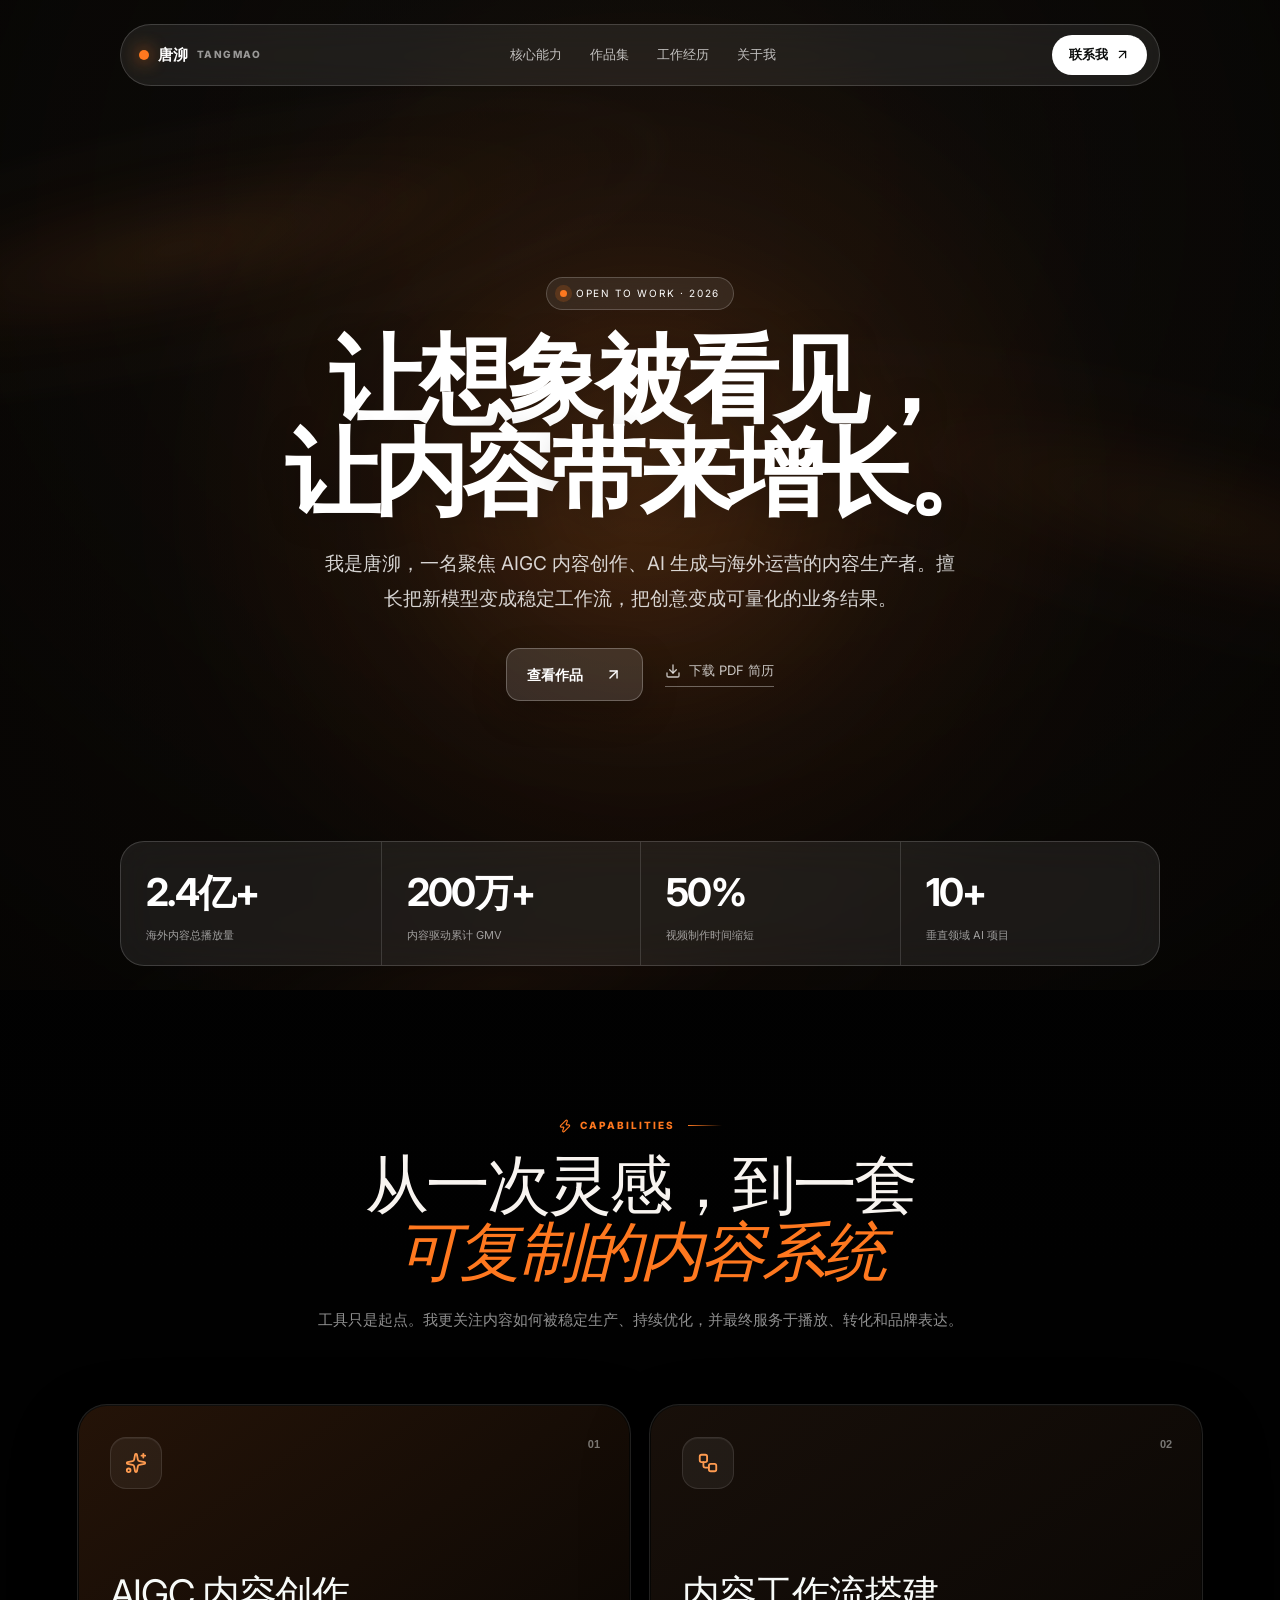
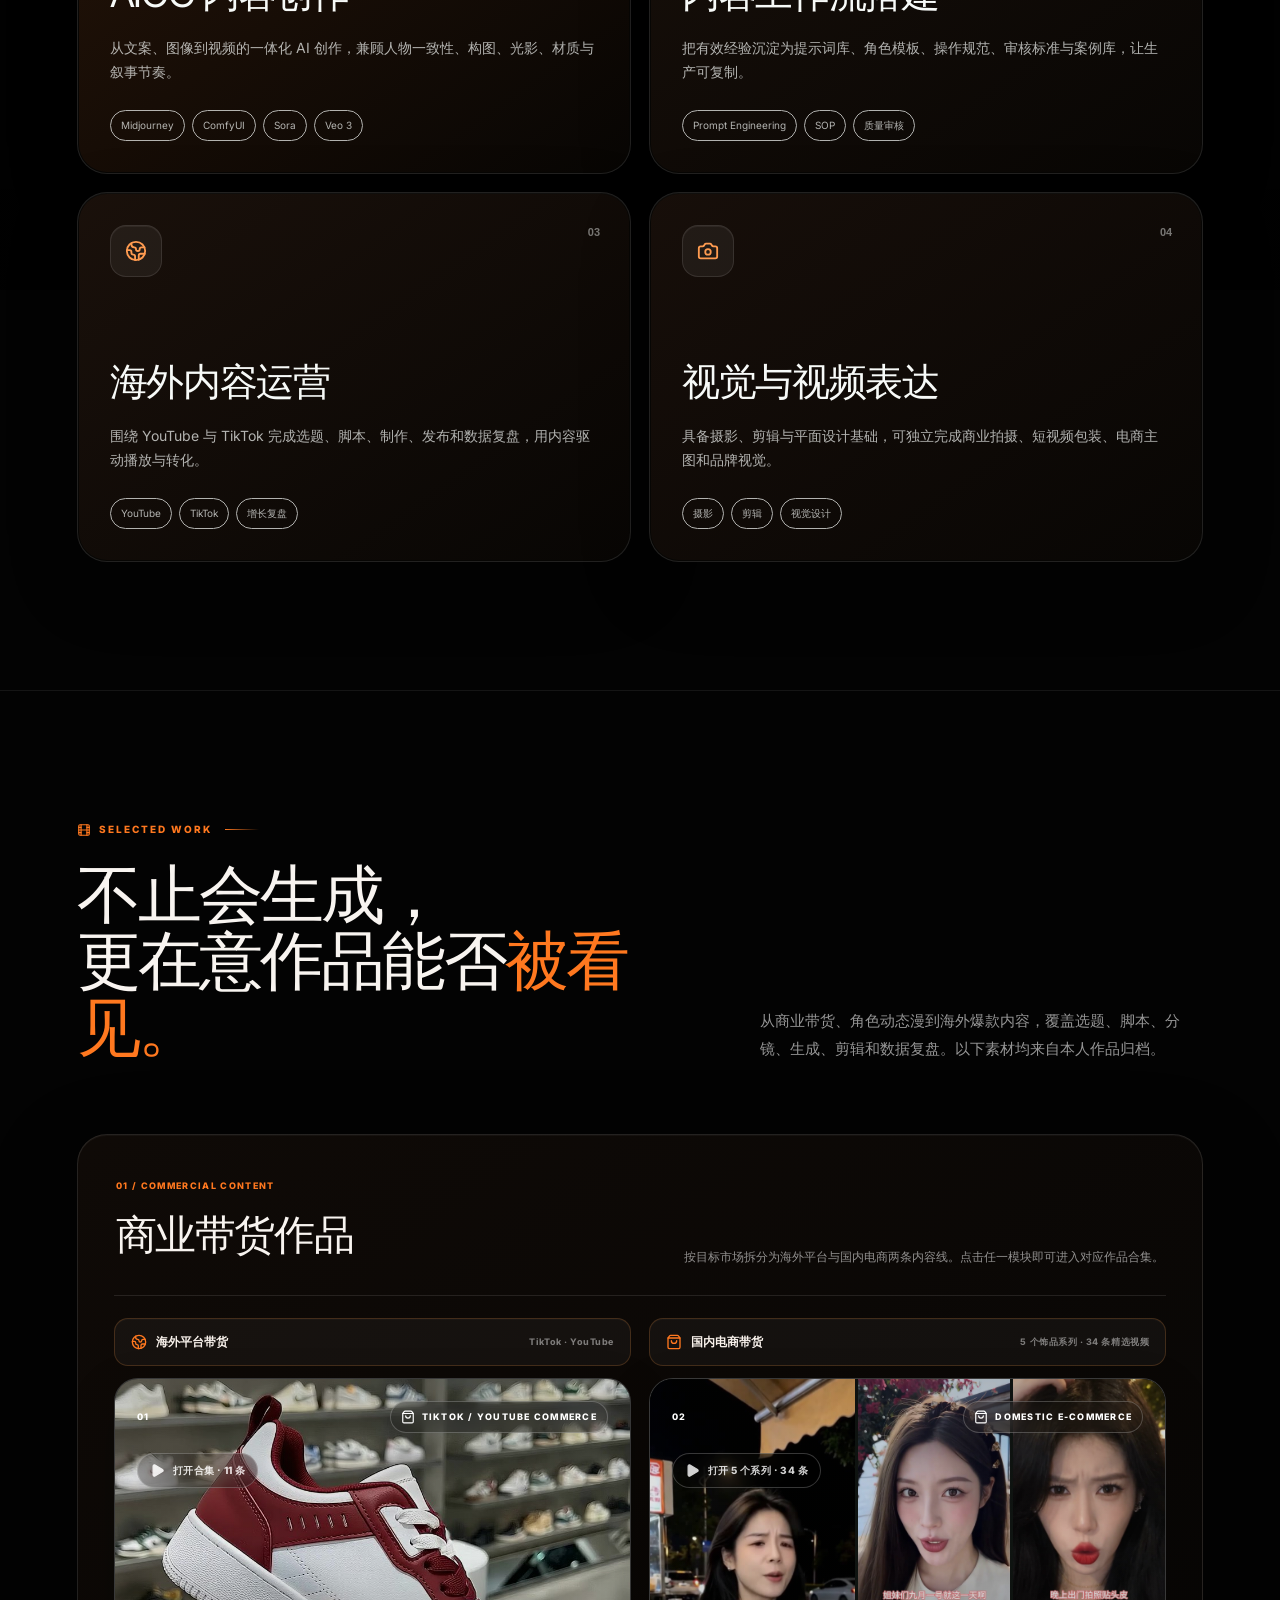
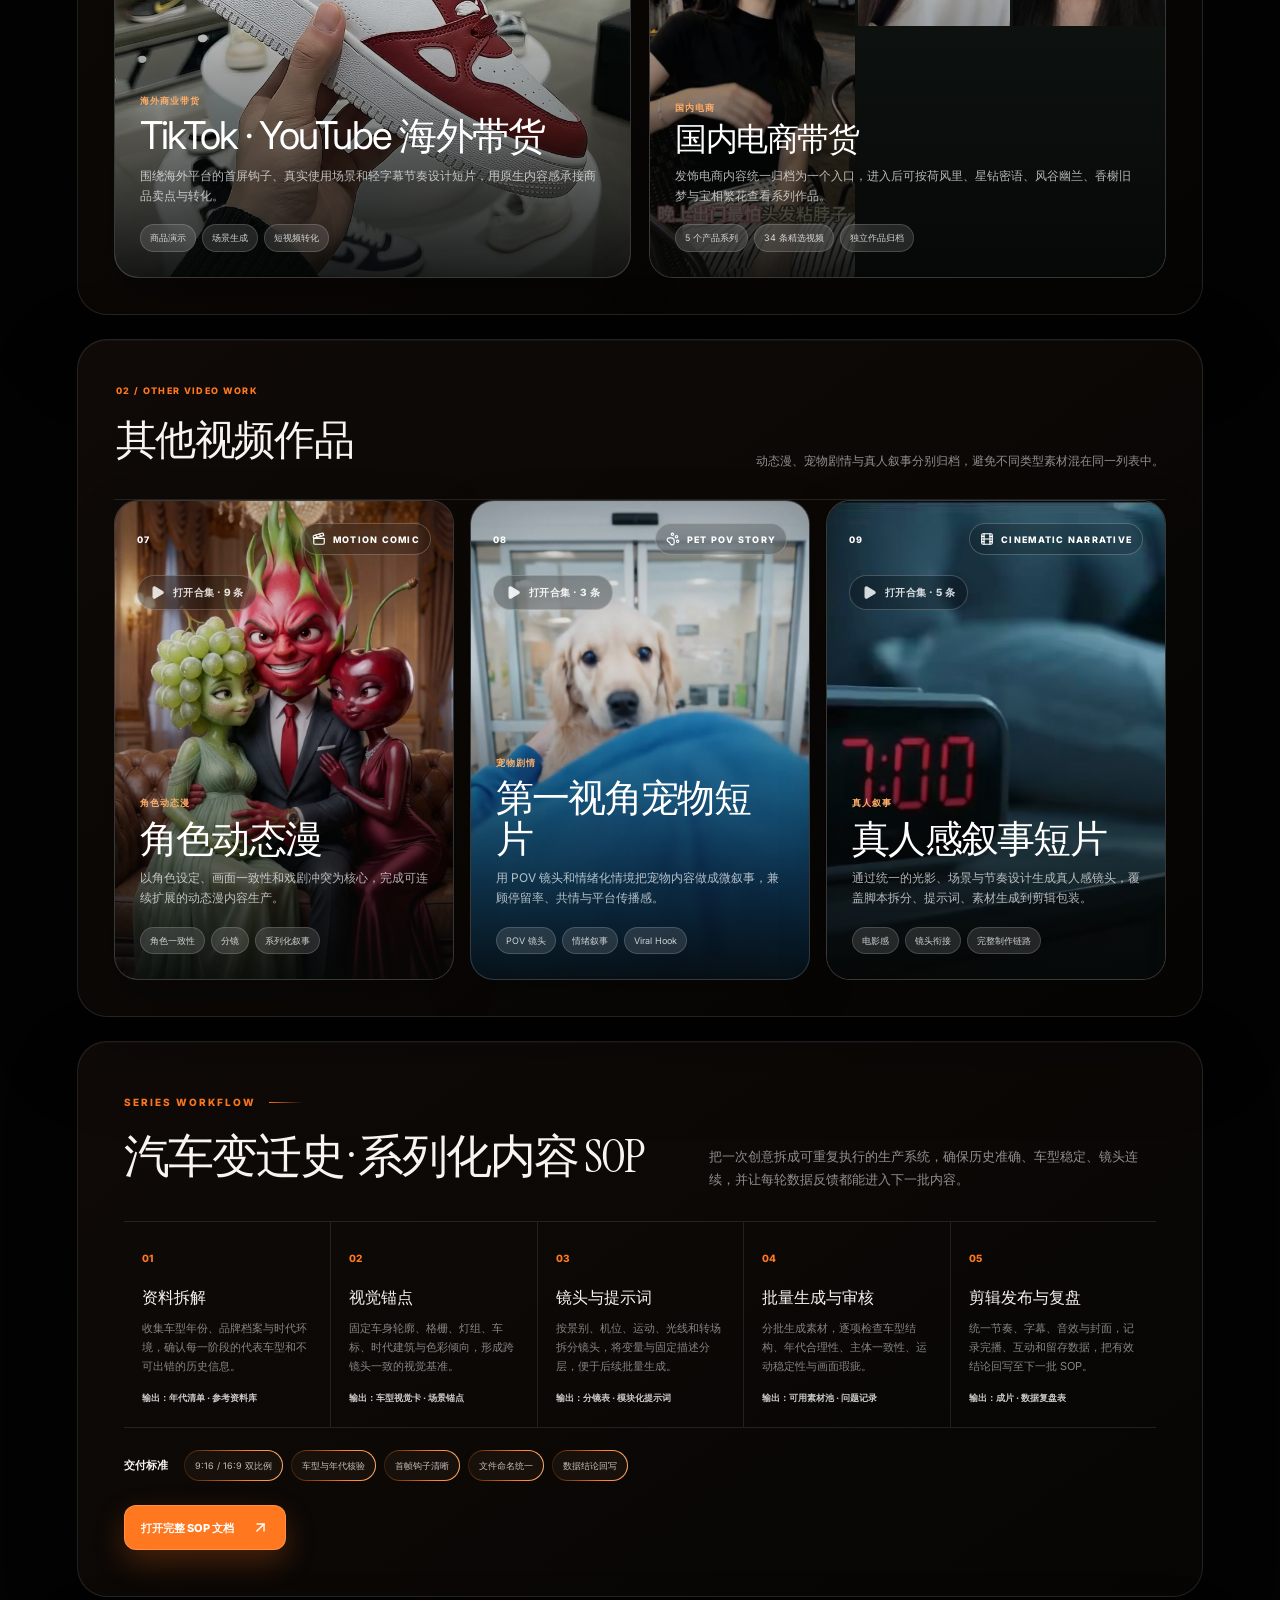
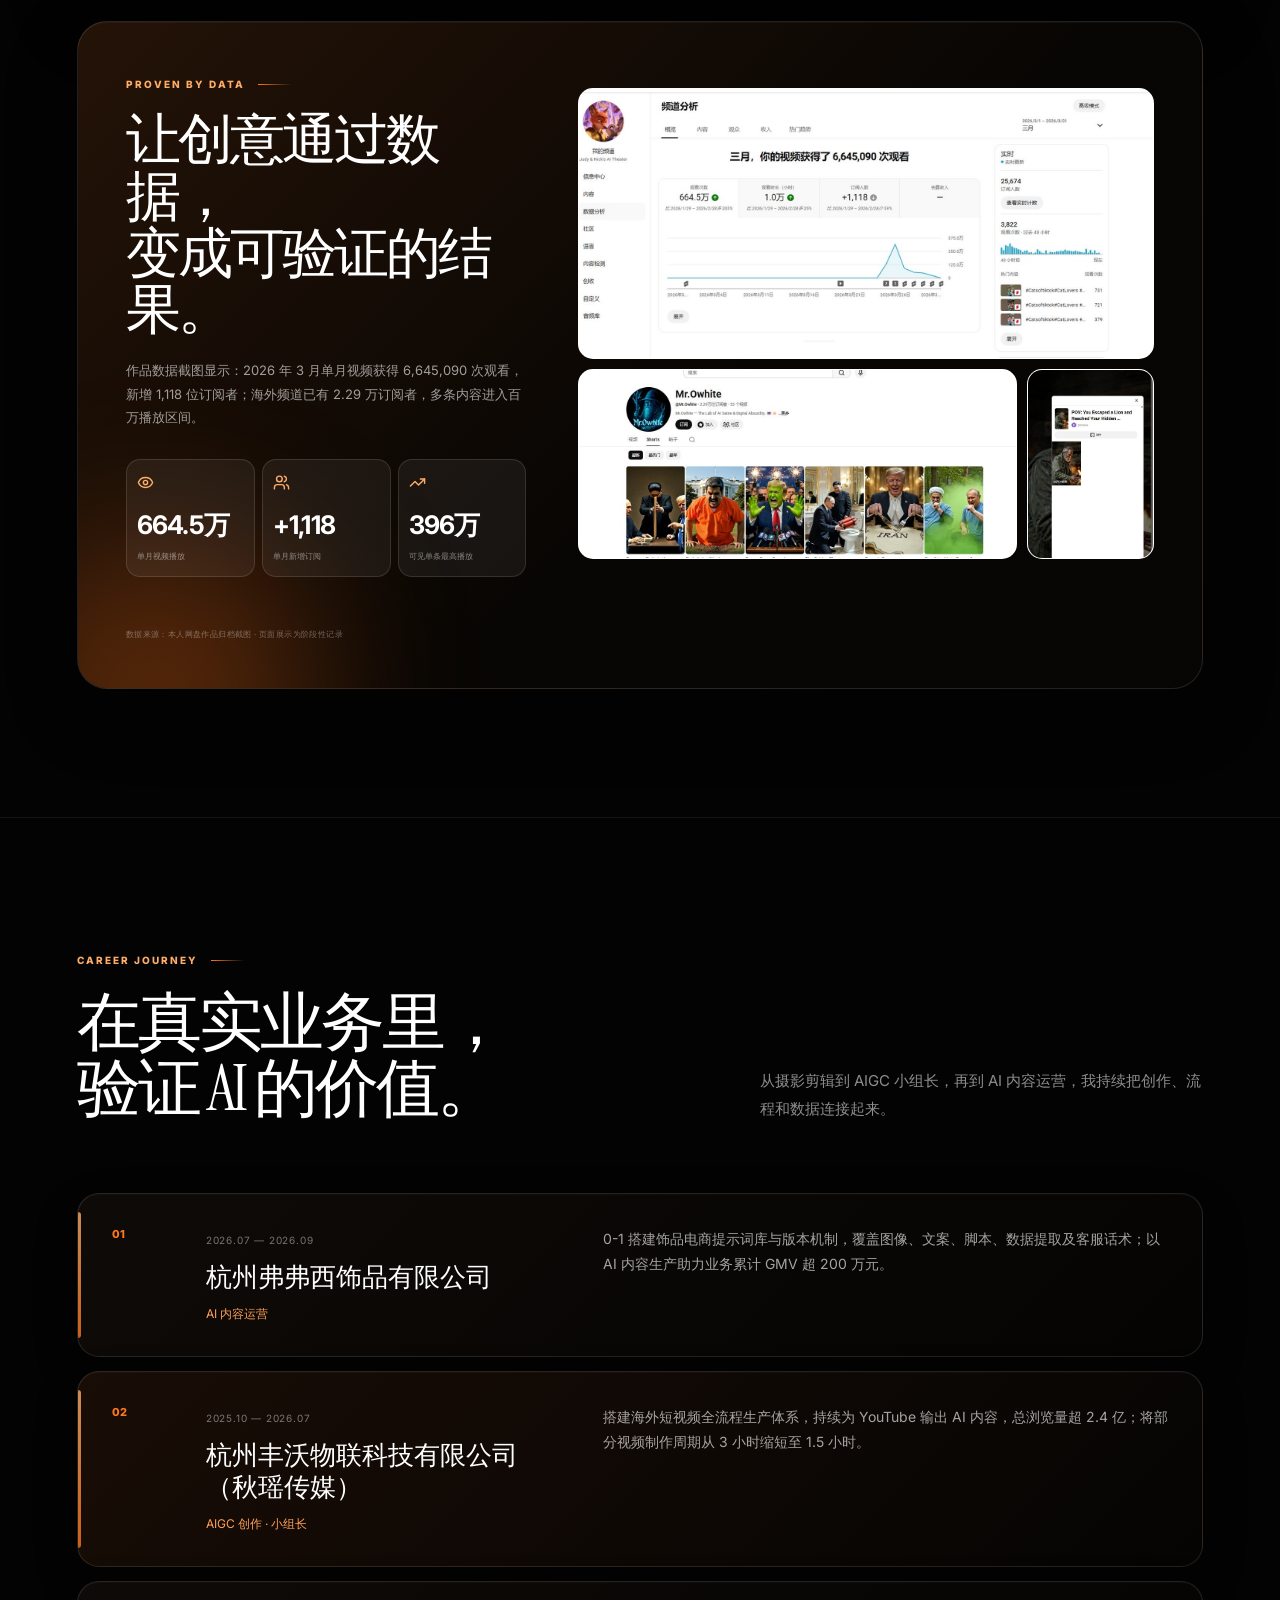
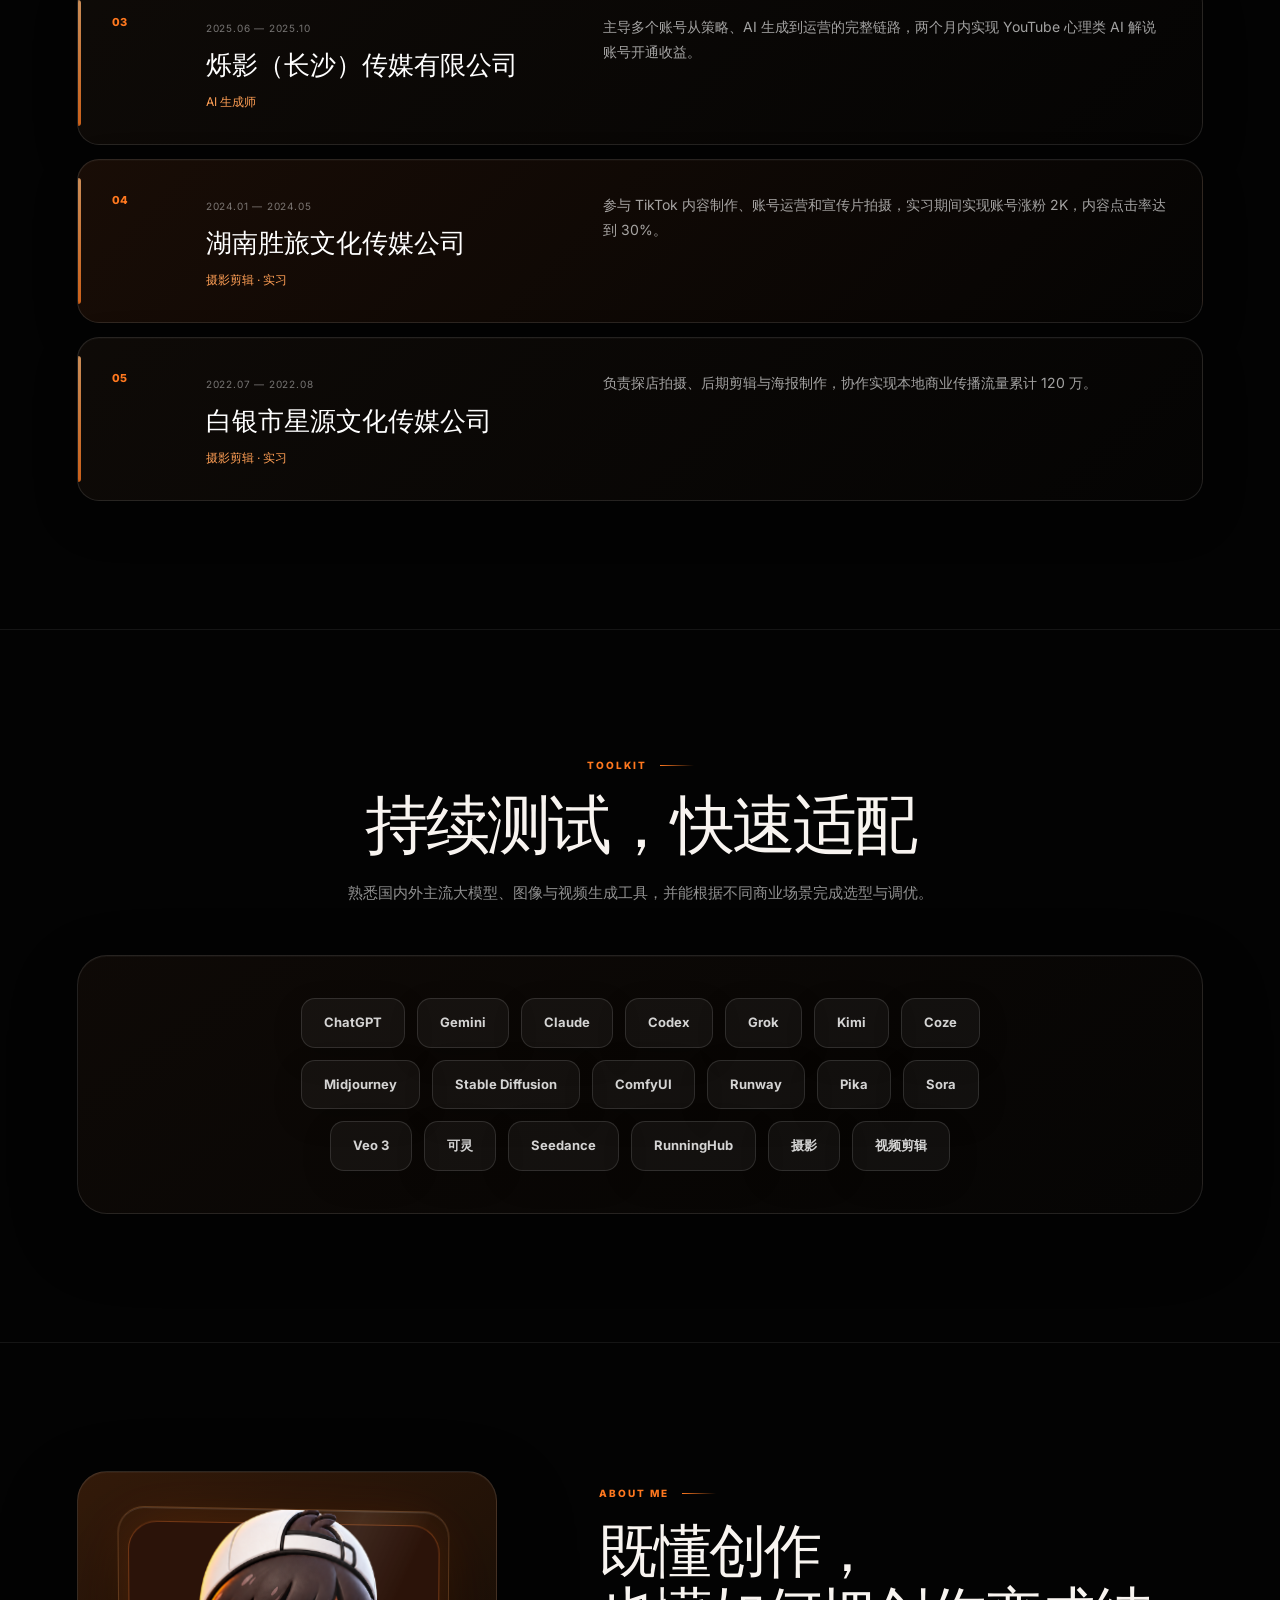
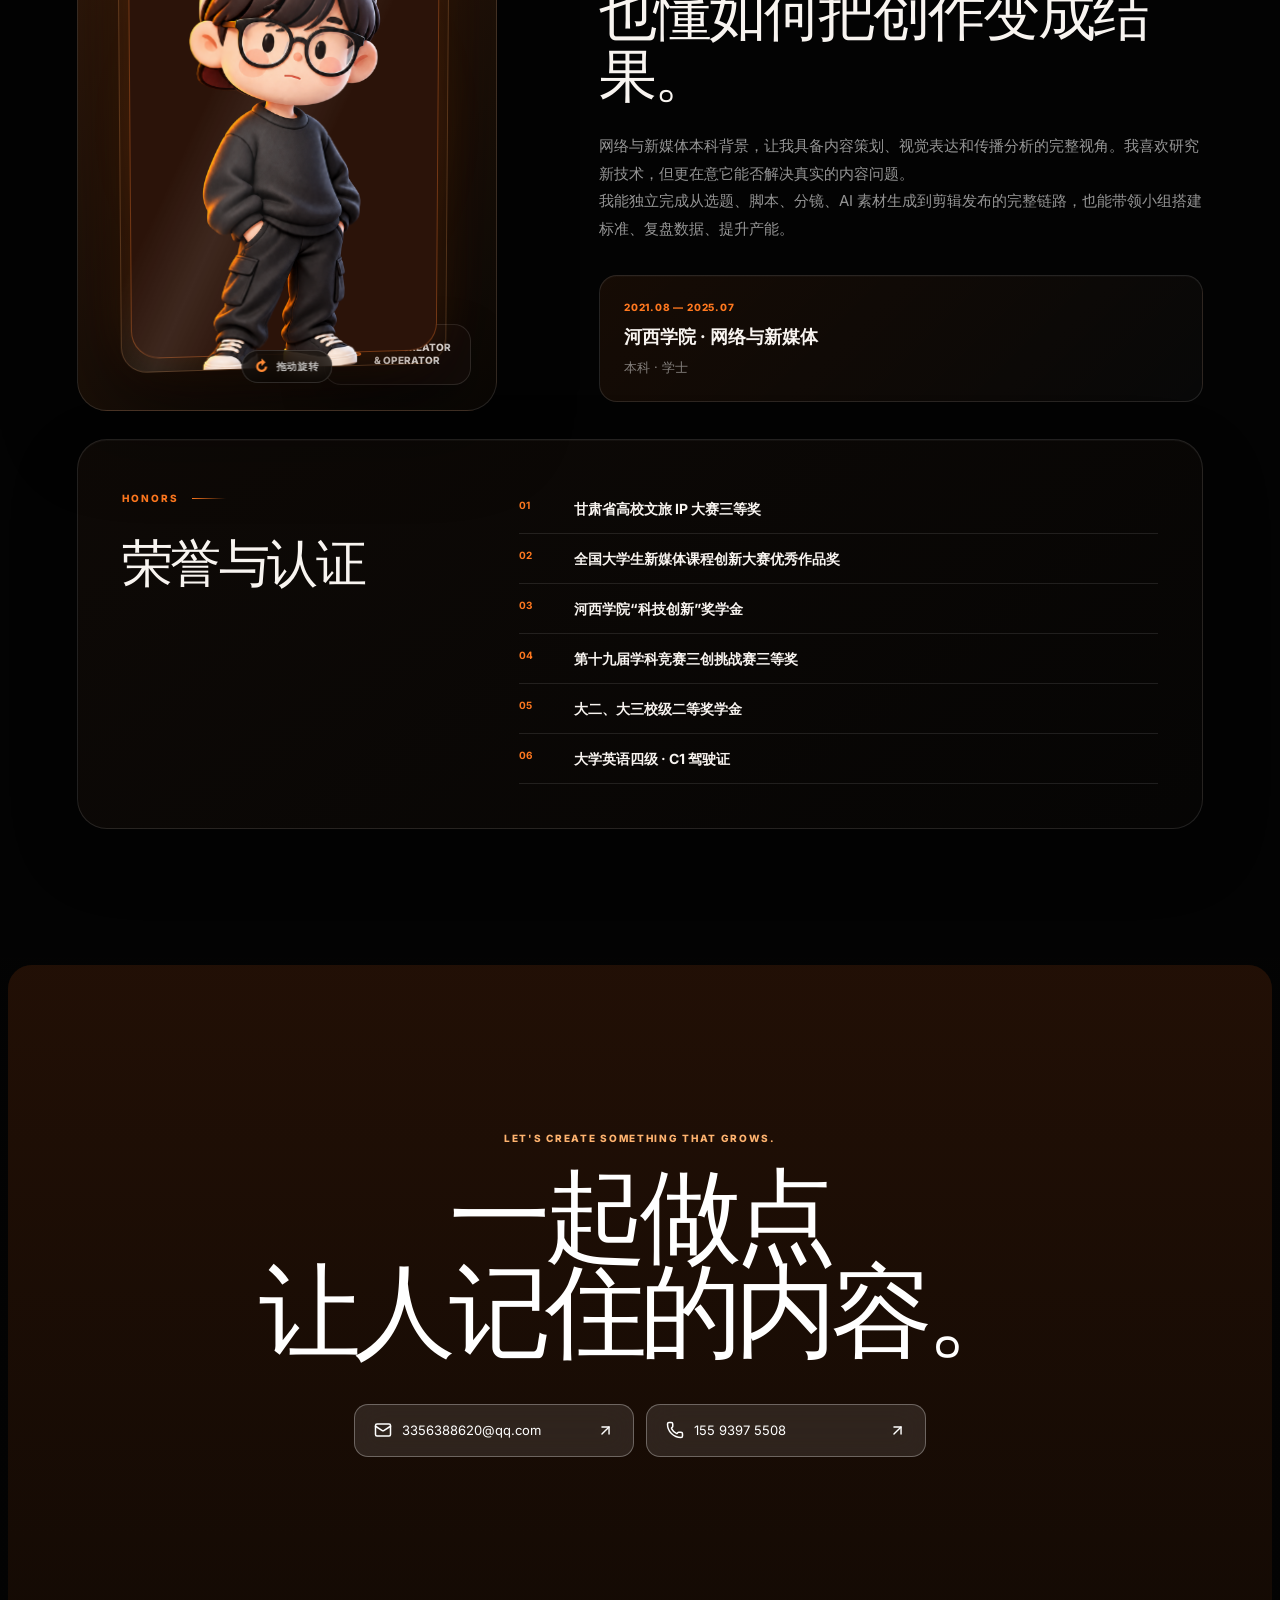
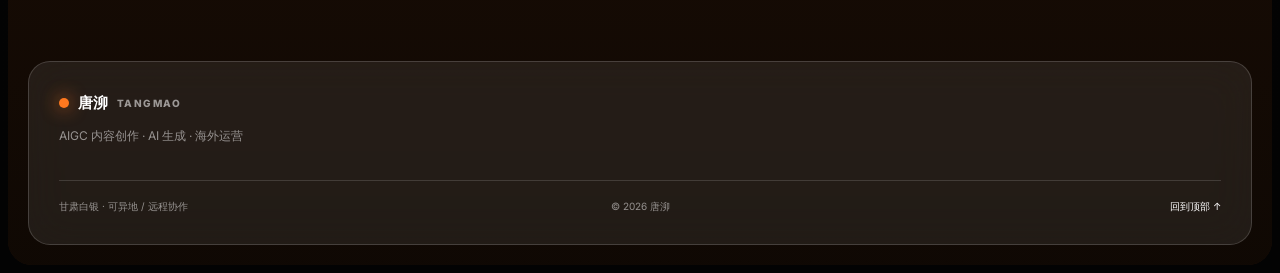
<file: index.html>
<!doctype html>
<html lang="zh-CN">
  <head>
    <meta charset="UTF-8" />
    <meta name="viewport" content="width=device-width, initial-scale=1.0" />
    <meta name="theme-color" content="#050505" />
    <meta name="description" content="唐泖的个人简历网站：AIGC 内容创作、AI 生成与海外运营。" />
    <meta property="og:title" content="唐泖｜AIGC 内容创作与运营" />
    <meta property="og:description" content="用 AI 构建可增长的内容：2.4 亿+播放，200 万+ GMV。" />
    <meta property="og:type" content="website" />
    <meta property="og:image" content="/og.png" />
    <link rel="icon" href="/favicon.svg" />
    <title>唐泖｜AIGC 内容创作与运营</title>
    <script type="module" crossorigin src="/assets/main-DspqEw58.js"></script>
    <link rel="modulepreload" crossorigin href="/assets/globals-BB38JlvH.js">
    <link rel="stylesheet" crossorigin href="/assets/globals-CVO2LmWR.css">
  </head>
  <body>
    <div id="root"></div>
  </body>
</html>
</file>
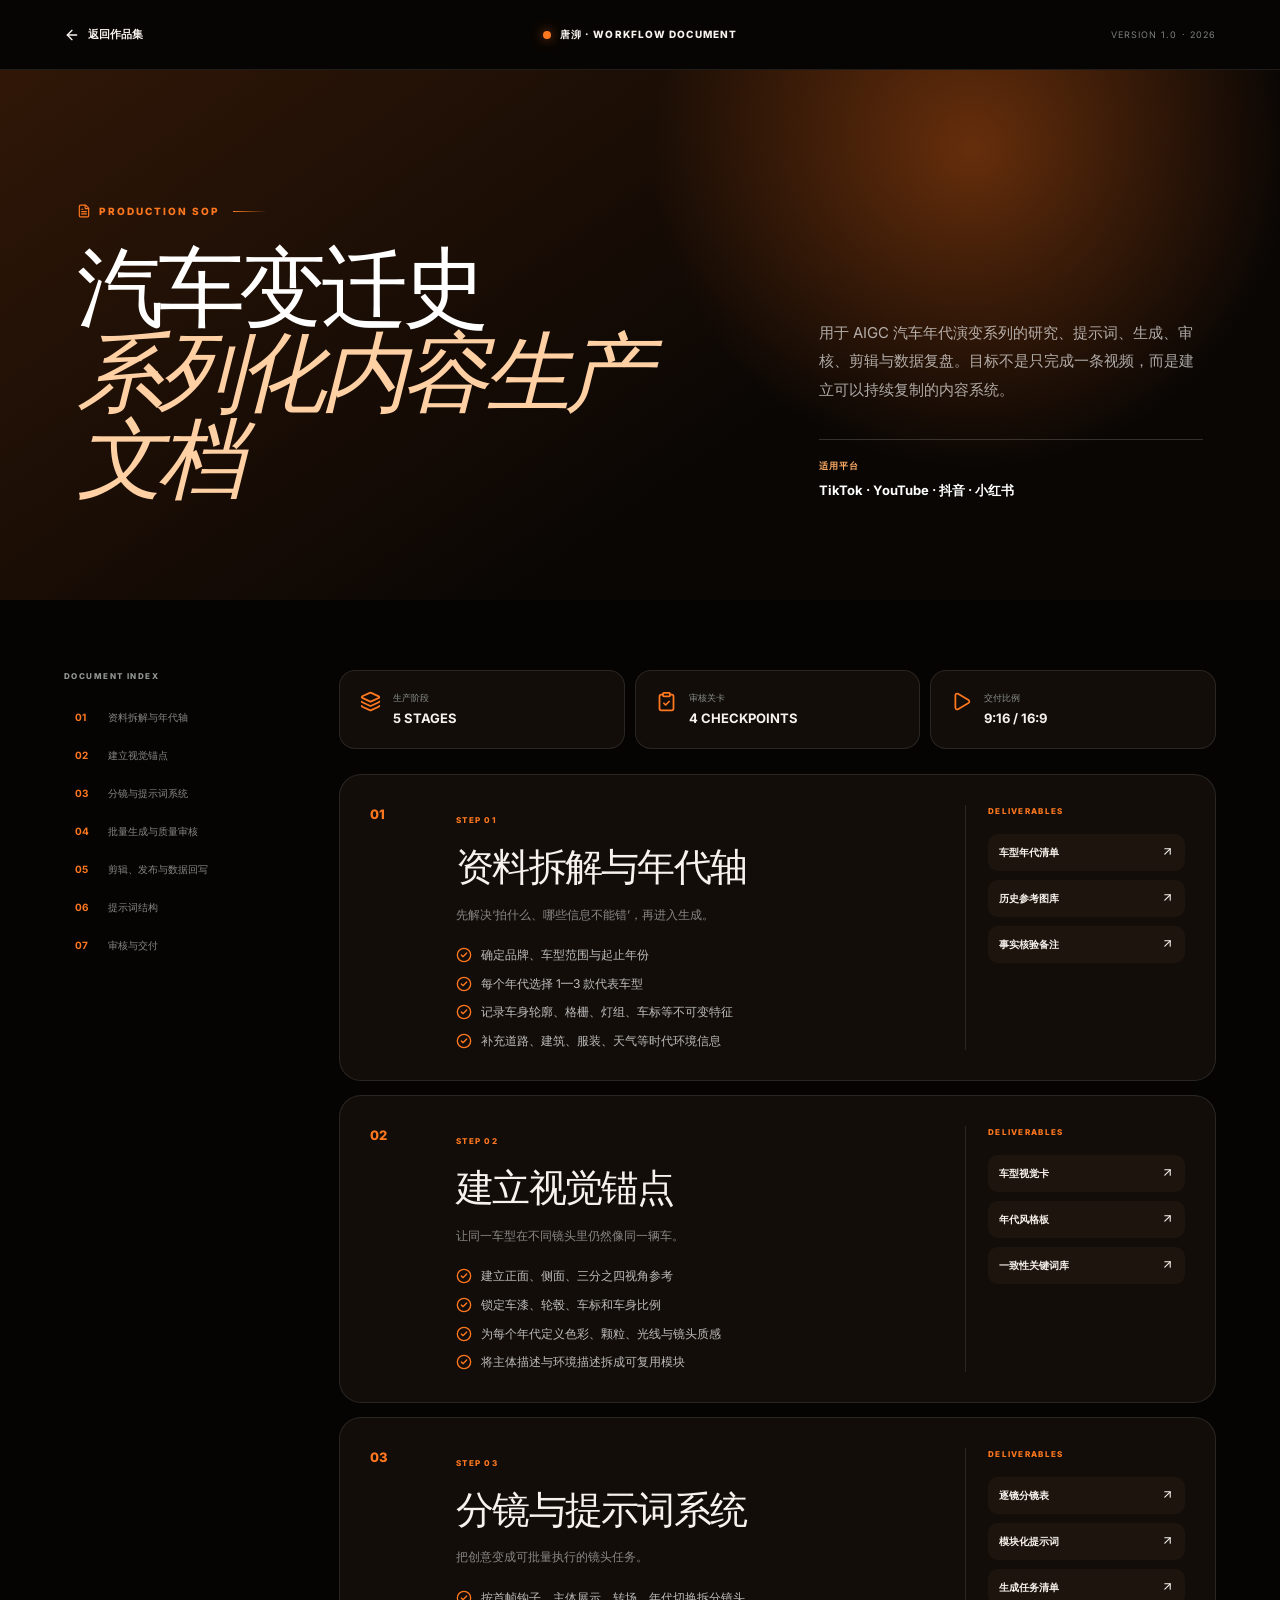
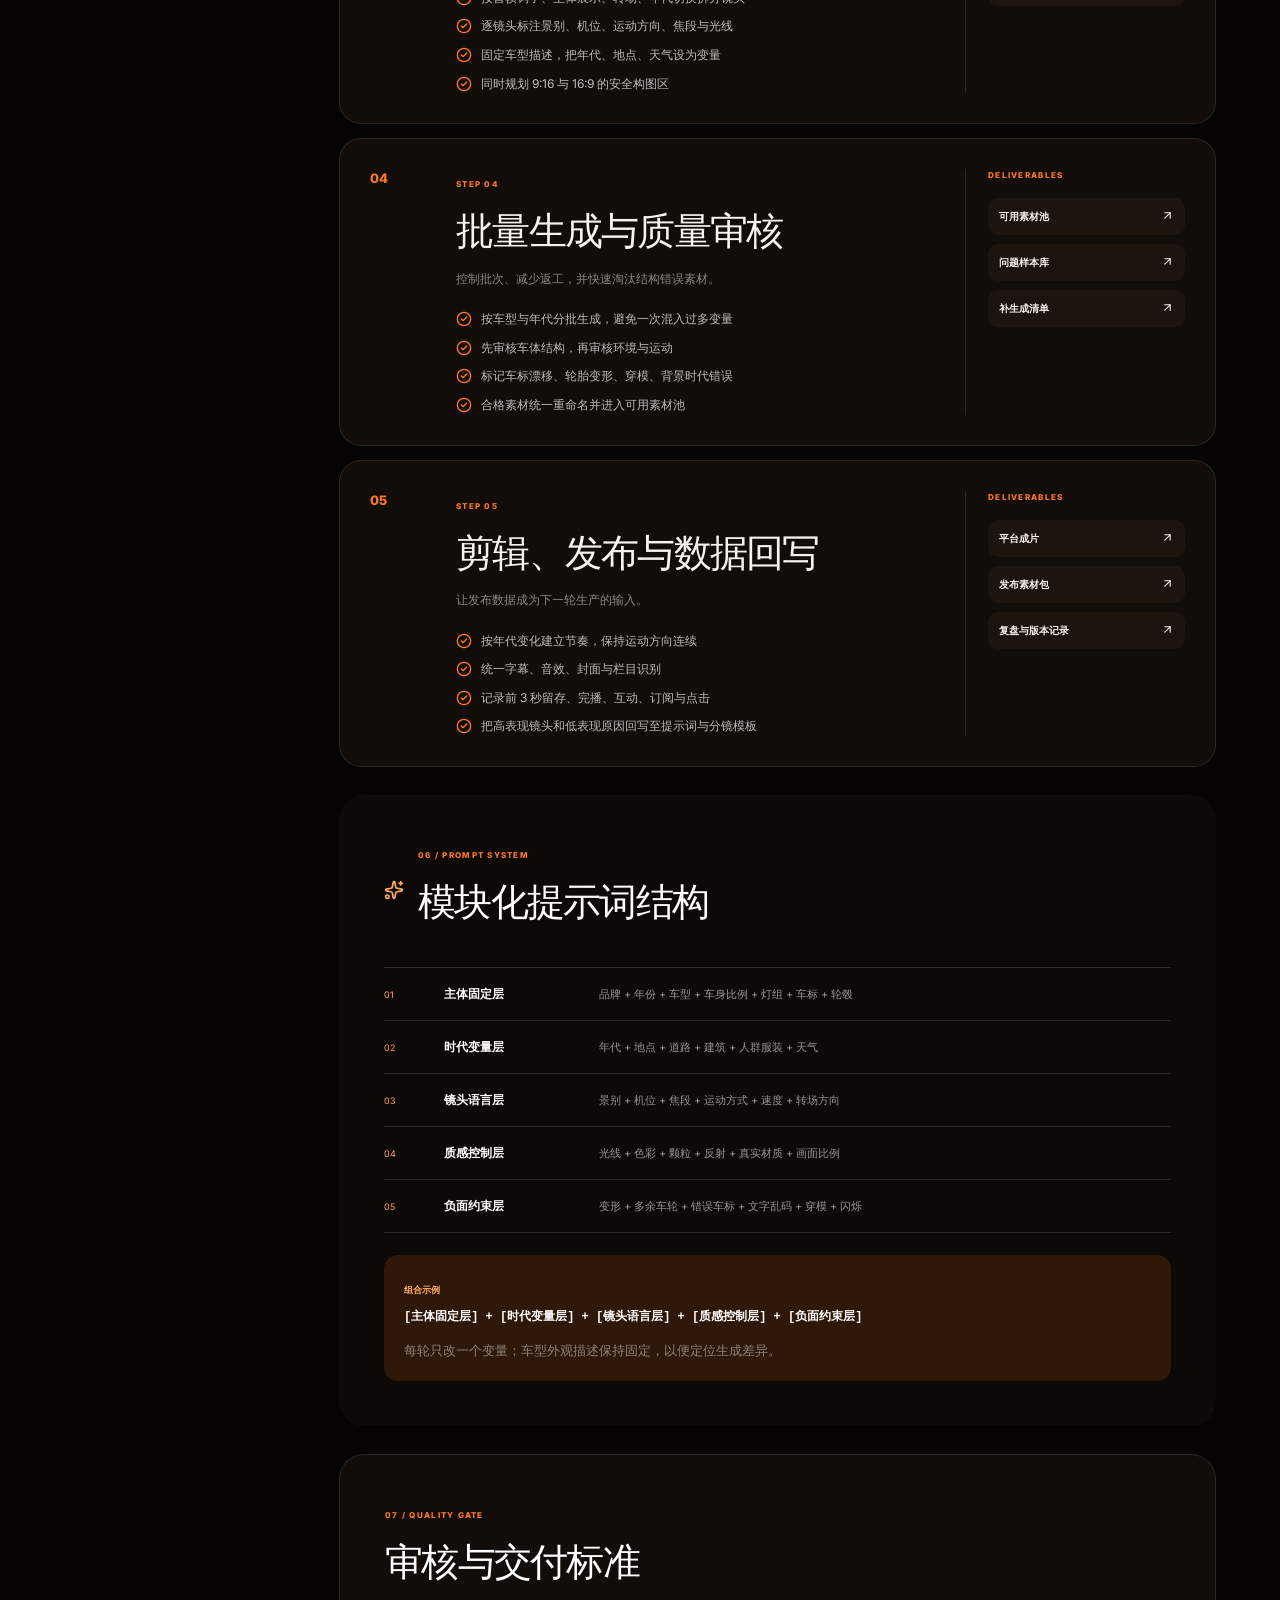
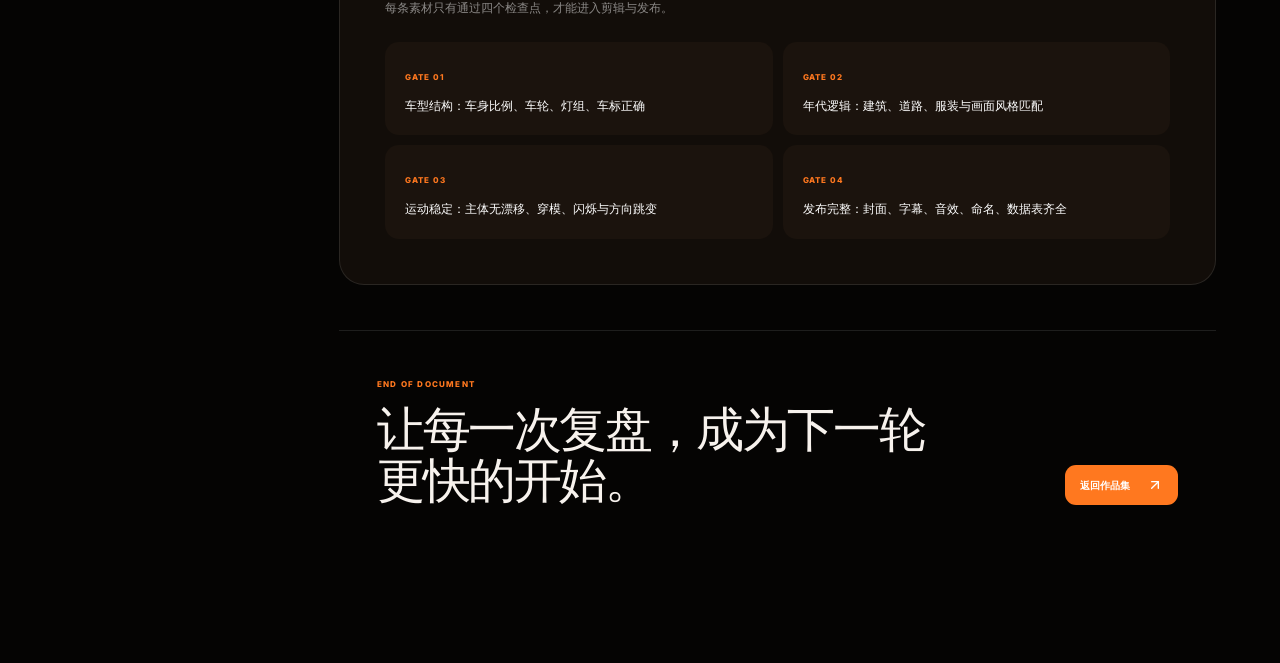
<file: sop/automotive-evolution/index.html>
<!doctype html>
<html lang="zh-CN">
  <head>
    <meta charset="UTF-8" />
    <meta name="viewport" content="width=device-width, initial-scale=1.0" />
    <meta name="theme-color" content="#050505" />
    <meta name="description" content="唐泖的汽车变迁史系列化内容生产 SOP。" />
    <link rel="icon" href="/favicon.svg" />
    <title>汽车变迁史 SOP｜唐泖</title>
    <script type="module" crossorigin src="/assets/sop-DTjXks5B.js"></script>
    <link rel="modulepreload" crossorigin href="/assets/globals-BB38JlvH.js">
    <link rel="stylesheet" crossorigin href="/assets/globals-CVO2LmWR.css">
  </head>
  <body>
    <div id="root"></div>
  </body>
</html>
</file>
<file: assets/globals-CVO2LmWR.css>
@import "https://fonts.googleapis.com/css2?family=Instrument+Serif:ital@0;1&family=Inter:wght@400;500&display=swap";@layer theme{@theme default{--font-sans: ui-sans-serif, system-ui, sans-serif, "Apple Color Emoji", "Segoe UI Emoji", "Segoe UI Symbol", "Noto Color Emoji"; --font-serif: ui-serif, Georgia, Cambria, "Times New Roman", Times, serif; --font-mono: ui-monospace, SFMono-Regular, Menlo, Monaco, Consolas, "Liberation Mono", "Courier New", monospace; --color-red-50: oklch(97.1% .013 17.38); --color-red-100: oklch(93.6% .032 17.717); --color-red-200: oklch(88.5% .062 18.334); --color-red-300: oklch(80.8% .114 19.571); --color-red-400: oklch(70.4% .191 22.216); --color-red-500: oklch(63.7% .237 25.331); --color-red-600: oklch(57.7% .245 27.325); --color-red-700: oklch(50.5% .213 27.518); --color-red-800: oklch(44.4% .177 26.899); --color-red-900: oklch(39.6% .141 25.723); --color-red-950: oklch(25.8% .092 26.042); --color-orange-50: oklch(98% .016 73.684); --color-orange-100: oklch(95.4% .038 75.164); --color-orange-200: oklch(90.1% .076 70.697); --color-orange-300: oklch(83.7% .128 66.29); --color-orange-400: oklch(75% .183 55.934); --color-orange-500: oklch(70.5% .213 47.604); --color-orange-600: oklch(64.6% .222 41.116); --color-orange-700: oklch(55.3% .195 38.402); --color-orange-800: oklch(47% .157 37.304); --color-orange-900: oklch(40.8% .123 38.172); --color-orange-950: oklch(26.6% .079 36.259); --color-amber-50: oklch(98.7% .022 95.277); --color-amber-100: oklch(96.2% .059 95.617); --color-amber-200: oklch(92.4% .12 95.746); --color-amber-300: oklch(87.9% .169 91.605); --color-amber-400: oklch(82.8% .189 84.429); --color-amber-500: oklch(76.9% .188 70.08); --color-amber-600: oklch(66.6% .179 58.318); --color-amber-700: oklch(55.5% .163 48.998); --color-amber-800: oklch(47.3% .137 46.201); --color-amber-900: oklch(41.4% .112 45.904); --color-amber-950: oklch(27.9% .077 45.635); --color-yellow-50: oklch(98.7% .026 102.212); --color-yellow-100: oklch(97.3% .071 103.193); --color-yellow-200: oklch(94.5% .129 101.54); --color-yellow-300: oklch(90.5% .182 98.111); --color-yellow-400: oklch(85.2% .199 91.936); --color-yellow-500: oklch(79.5% .184 86.047); --color-yellow-600: oklch(68.1% .162 75.834); --color-yellow-700: oklch(55.4% .135 66.442); --color-yellow-800: oklch(47.6% .114 61.907); --color-yellow-900: oklch(42.1% .095 57.708); --color-yellow-950: oklch(28.6% .066 53.813); --color-lime-50: oklch(98.6% .031 120.757); --color-lime-100: oklch(96.7% .067 122.328); --color-lime-200: oklch(93.8% .127 124.321); --color-lime-300: oklch(89.7% .196 126.665); --color-lime-400: oklch(84.1% .238 128.85); --color-lime-500: oklch(76.8% .233 130.85); --color-lime-600: oklch(64.8% .2 131.684); --color-lime-700: oklch(53.2% .157 131.589); --color-lime-800: oklch(45.3% .124 130.933); --color-lime-900: oklch(40.5% .101 131.063); --color-lime-950: oklch(27.4% .072 132.109); --color-green-50: oklch(98.2% .018 155.826); --color-green-100: oklch(96.2% .044 156.743); --color-green-200: oklch(92.5% .084 155.995); --color-green-300: oklch(87.1% .15 154.449); --color-green-400: oklch(79.2% .209 151.711); --color-green-500: oklch(72.3% .219 149.579); --color-green-600: oklch(62.7% .194 149.214); --color-green-700: oklch(52.7% .154 150.069); --color-green-800: oklch(44.8% .119 151.328); --color-green-900: oklch(39.3% .095 152.535); --color-green-950: oklch(26.6% .065 152.934); --color-emerald-50: oklch(97.9% .021 166.113); --color-emerald-100: oklch(95% .052 163.051); --color-emerald-200: oklch(90.5% .093 164.15); --color-emerald-300: oklch(84.5% .143 164.978); --color-emerald-400: oklch(76.5% .177 163.223); --color-emerald-500: oklch(69.6% .17 162.48); --color-emerald-600: oklch(59.6% .145 163.225); --color-emerald-700: oklch(50.8% .118 165.612); --color-emerald-800: oklch(43.2% .095 166.913); --color-emerald-900: oklch(37.8% .077 168.94); --color-emerald-950: oklch(26.2% .051 172.552); --color-teal-50: oklch(98.4% .014 180.72); --color-teal-100: oklch(95.3% .051 180.801); --color-teal-200: oklch(91% .096 180.426); --color-teal-300: oklch(85.5% .138 181.071); --color-teal-400: oklch(77.7% .152 181.912); --color-teal-500: oklch(70.4% .14 182.503); --color-teal-600: oklch(60% .118 184.704); --color-teal-700: oklch(51.1% .096 186.391); --color-teal-800: oklch(43.7% .078 188.216); --color-teal-900: oklch(38.6% .063 188.416); --color-teal-950: oklch(27.7% .046 192.524); --color-cyan-50: oklch(98.4% .019 200.873); --color-cyan-100: oklch(95.6% .045 203.388); --color-cyan-200: oklch(91.7% .08 205.041); --color-cyan-300: oklch(86.5% .127 207.078); --color-cyan-400: oklch(78.9% .154 211.53); --color-cyan-500: oklch(71.5% .143 215.221); --color-cyan-600: oklch(60.9% .126 221.723); --color-cyan-700: oklch(52% .105 223.128); --color-cyan-800: oklch(45% .085 224.283); --color-cyan-900: oklch(39.8% .07 227.392); --color-cyan-950: oklch(30.2% .056 229.695); --color-sky-50: oklch(97.7% .013 236.62); --color-sky-100: oklch(95.1% .026 236.824); --color-sky-200: oklch(90.1% .058 230.902); --color-sky-300: oklch(82.8% .111 230.318); --color-sky-400: oklch(74.6% .16 232.661); --color-sky-500: oklch(68.5% .169 237.323); --color-sky-600: oklch(58.8% .158 241.966); --color-sky-700: oklch(50% .134 242.749); --color-sky-800: oklch(44.3% .11 240.79); --color-sky-900: oklch(39.1% .09 240.876); --color-sky-950: oklch(29.3% .066 243.157); --color-blue-50: oklch(97% .014 254.604); --color-blue-100: oklch(93.2% .032 255.585); --color-blue-200: oklch(88.2% .059 254.128); --color-blue-300: oklch(80.9% .105 251.813); --color-blue-400: oklch(70.7% .165 254.624); --color-blue-500: oklch(62.3% .214 259.815); --color-blue-600: oklch(54.6% .245 262.881); --color-blue-700: oklch(48.8% .243 264.376); --color-blue-800: oklch(42.4% .199 265.638); --color-blue-900: oklch(37.9% .146 265.522); --color-blue-950: oklch(28.2% .091 267.935); --color-indigo-50: oklch(96.2% .018 272.314); --color-indigo-100: oklch(93% .034 272.788); --color-indigo-200: oklch(87% .065 274.039); --color-indigo-300: oklch(78.5% .115 274.713); --color-indigo-400: oklch(67.3% .182 276.935); --color-indigo-500: oklch(58.5% .233 277.117); --color-indigo-600: oklch(51.1% .262 276.966); --color-indigo-700: oklch(45.7% .24 277.023); --color-indigo-800: oklch(39.8% .195 277.366); --color-indigo-900: oklch(35.9% .144 278.697); --color-indigo-950: oklch(25.7% .09 281.288); --color-violet-50: oklch(96.9% .016 293.756); --color-violet-100: oklch(94.3% .029 294.588); --color-violet-200: oklch(89.4% .057 293.283); --color-violet-300: oklch(81.1% .111 293.571); --color-violet-400: oklch(70.2% .183 293.541); --color-violet-500: oklch(60.6% .25 292.717); --color-violet-600: oklch(54.1% .281 293.009); --color-violet-700: oklch(49.1% .27 292.581); --color-violet-800: oklch(43.2% .232 292.759); --color-violet-900: oklch(38% .189 293.745); --color-violet-950: oklch(28.3% .141 291.089); --color-purple-50: oklch(97.7% .014 308.299); --color-purple-100: oklch(94.6% .033 307.174); --color-purple-200: oklch(90.2% .063 306.703); --color-purple-300: oklch(82.7% .119 306.383); --color-purple-400: oklch(71.4% .203 305.504); --color-purple-500: oklch(62.7% .265 303.9); --color-purple-600: oklch(55.8% .288 302.321); --color-purple-700: oklch(49.6% .265 301.924); --color-purple-800: oklch(43.8% .218 303.724); --color-purple-900: oklch(38.1% .176 304.987); --color-purple-950: oklch(29.1% .149 302.717); --color-fuchsia-50: oklch(97.7% .017 320.058); --color-fuchsia-100: oklch(95.2% .037 318.852); --color-fuchsia-200: oklch(90.3% .076 319.62); --color-fuchsia-300: oklch(83.3% .145 321.434); --color-fuchsia-400: oklch(74% .238 322.16); --color-fuchsia-500: oklch(66.7% .295 322.15); --color-fuchsia-600: oklch(59.1% .293 322.896); --color-fuchsia-700: oklch(51.8% .253 323.949); --color-fuchsia-800: oklch(45.2% .211 324.591); --color-fuchsia-900: oklch(40.1% .17 325.612); --color-fuchsia-950: oklch(29.3% .136 325.661); --color-pink-50: oklch(97.1% .014 343.198); --color-pink-100: oklch(94.8% .028 342.258); --color-pink-200: oklch(89.9% .061 343.231); --color-pink-300: oklch(82.3% .12 346.018); --color-pink-400: oklch(71.8% .202 349.761); --color-pink-500: oklch(65.6% .241 354.308); --color-pink-600: oklch(59.2% .249 .584); --color-pink-700: oklch(52.5% .223 3.958); --color-pink-800: oklch(45.9% .187 3.815); --color-pink-900: oklch(40.8% .153 2.432); --color-pink-950: oklch(28.4% .109 3.907); --color-rose-50: oklch(96.9% .015 12.422); --color-rose-100: oklch(94.1% .03 12.58); --color-rose-200: oklch(89.2% .058 10.001); --color-rose-300: oklch(81% .117 11.638); --color-rose-400: oklch(71.2% .194 13.428); --color-rose-500: oklch(64.5% .246 16.439); --color-rose-600: oklch(58.6% .253 17.585); --color-rose-700: oklch(51.4% .222 16.935); --color-rose-800: oklch(45.5% .188 13.697); --color-rose-900: oklch(41% .159 10.272); --color-rose-950: oklch(27.1% .105 12.094); --color-slate-50: oklch(98.4% .003 247.858); --color-slate-100: oklch(96.8% .007 247.896); --color-slate-200: oklch(92.9% .013 255.508); --color-slate-300: oklch(86.9% .022 252.894); --color-slate-400: oklch(70.4% .04 256.788); --color-slate-500: oklch(55.4% .046 257.417); --color-slate-600: oklch(44.6% .043 257.281); --color-slate-700: oklch(37.2% .044 257.287); --color-slate-800: oklch(27.9% .041 260.031); --color-slate-900: oklch(20.8% .042 265.755); --color-slate-950: oklch(12.9% .042 264.695); --color-gray-50: oklch(98.5% .002 247.839); --color-gray-100: oklch(96.7% .003 264.542); --color-gray-200: oklch(92.8% .006 264.531); --color-gray-300: oklch(87.2% .01 258.338); --color-gray-400: oklch(70.7% .022 261.325); --color-gray-500: oklch(55.1% .027 264.364); --color-gray-600: oklch(44.6% .03 256.802); --color-gray-700: oklch(37.3% .034 259.733); --color-gray-800: oklch(27.8% .033 256.848); --color-gray-900: oklch(21% .034 264.665); --color-gray-950: oklch(13% .028 261.692); --color-zinc-50: oklch(98.5% 0 0); --color-zinc-100: oklch(96.7% .001 286.375); --color-zinc-200: oklch(92% .004 286.32); --color-zinc-300: oklch(87.1% .006 286.286); --color-zinc-400: oklch(70.5% .015 286.067); --color-zinc-500: oklch(55.2% .016 285.938); --color-zinc-600: oklch(44.2% .017 285.786); --color-zinc-700: oklch(37% .013 285.805); --color-zinc-800: oklch(27.4% .006 286.033); --color-zinc-900: oklch(21% .006 285.885); --color-zinc-950: oklch(14.1% .005 285.823); --color-neutral-50: oklch(98.5% 0 0); --color-neutral-100: oklch(97% 0 0); --color-neutral-200: oklch(92.2% 0 0); --color-neutral-300: oklch(87% 0 0); --color-neutral-400: oklch(70.8% 0 0); --color-neutral-500: oklch(55.6% 0 0); --color-neutral-600: oklch(43.9% 0 0); --color-neutral-700: oklch(37.1% 0 0); --color-neutral-800: oklch(26.9% 0 0); --color-neutral-900: oklch(20.5% 0 0); --color-neutral-950: oklch(14.5% 0 0); --color-stone-50: oklch(98.5% .001 106.423); --color-stone-100: oklch(97% .001 106.424); --color-stone-200: oklch(92.3% .003 48.717); --color-stone-300: oklch(86.9% .005 56.366); --color-stone-400: oklch(70.9% .01 56.259); --color-stone-500: oklch(55.3% .013 58.071); --color-stone-600: oklch(44.4% .011 73.639); --color-stone-700: oklch(37.4% .01 67.558); --color-stone-800: oklch(26.8% .007 34.298); --color-stone-900: oklch(21.6% .006 56.043); --color-stone-950: oklch(14.7% .004 49.25); --color-mauve-50: oklch(98.5% 0 0); --color-mauve-100: oklch(96% .003 325.6); --color-mauve-200: oklch(92.2% .005 325.62); --color-mauve-300: oklch(86.5% .012 325.68); --color-mauve-400: oklch(71.1% .019 323.02); --color-mauve-500: oklch(54.2% .034 322.5); --color-mauve-600: oklch(43.5% .029 321.78); --color-mauve-700: oklch(36.4% .029 323.89); --color-mauve-800: oklch(26.3% .024 320.12); --color-mauve-900: oklch(21.2% .019 322.12); --color-mauve-950: oklch(14.5% .008 326); --color-olive-50: oklch(98.8% .003 106.5); --color-olive-100: oklch(96.6% .005 106.5); --color-olive-200: oklch(93% .007 106.5); --color-olive-300: oklch(88% .011 106.6); --color-olive-400: oklch(73.7% .021 106.9); --color-olive-500: oklch(58% .031 107.3); --color-olive-600: oklch(46.6% .025 107.3); --color-olive-700: oklch(39.4% .023 107.4); --color-olive-800: oklch(28.6% .016 107.4); --color-olive-900: oklch(22.8% .013 107.4); --color-olive-950: oklch(15.3% .006 107.1); --color-mist-50: oklch(98.7% .002 197.1); --color-mist-100: oklch(96.3% .002 197.1); --color-mist-200: oklch(92.5% .005 214.3); --color-mist-300: oklch(87.2% .007 219.6); --color-mist-400: oklch(72.3% .014 214.4); --color-mist-500: oklch(56% .021 213.5); --color-mist-600: oklch(45% .017 213.2); --color-mist-700: oklch(37.8% .015 216); --color-mist-800: oklch(27.5% .011 216.9); --color-mist-900: oklch(21.8% .008 223.9); --color-mist-950: oklch(14.8% .004 228.8); --color-taupe-50: oklch(98.6% .002 67.8); --color-taupe-100: oklch(96% .002 17.2); --color-taupe-200: oklch(92.2% .005 34.3); --color-taupe-300: oklch(86.8% .007 39.5); --color-taupe-400: oklch(71.4% .014 41.2); --color-taupe-500: oklch(54.7% .021 43.1); --color-taupe-600: oklch(43.8% .017 39.3); --color-taupe-700: oklch(36.7% .016 35.7); --color-taupe-800: oklch(26.8% .011 36.5); --color-taupe-900: oklch(21.4% .009 43.1); --color-taupe-950: oklch(14.7% .004 49.3); --color-black: #000; --color-white: #fff; --spacing: .25rem; --breakpoint-sm: 40rem; --breakpoint-md: 48rem; --breakpoint-lg: 64rem; --breakpoint-xl: 80rem; --breakpoint-2xl: 96rem; --container-3xs: 16rem; --container-2xs: 18rem; --container-xs: 20rem; --container-sm: 24rem; --container-md: 28rem; --container-lg: 32rem; --container-xl: 36rem; --container-2xl: 42rem; --container-3xl: 48rem; --container-4xl: 56rem; --container-5xl: 64rem; --container-6xl: 72rem; --container-7xl: 80rem; --text-xs: .75rem; --text-xs--line-height: calc(1 / .75); --text-sm: .875rem; --text-sm--line-height: calc(1.25 / .875); --text-base: 1rem; --text-base--line-height: calc(1.5 / 1); --text-lg: 1.125rem; --text-lg--line-height: calc(1.75 / 1.125); --text-xl: 1.25rem; --text-xl--line-height: calc(1.75 / 1.25); --text-2xl: 1.5rem; --text-2xl--line-height: calc(2 / 1.5); --text-3xl: 1.875rem; --text-3xl--line-height: calc(2.25 / 1.875); --text-4xl: 2.25rem; --text-4xl--line-height: calc(2.5 / 2.25); --text-5xl: 3rem; --text-5xl--line-height: 1; --text-6xl: 3.75rem; --text-6xl--line-height: 1; --text-7xl: 4.5rem; --text-7xl--line-height: 1; --text-8xl: 6rem; --text-8xl--line-height: 1; --text-9xl: 8rem; --text-9xl--line-height: 1; --font-weight-thin: 100; --font-weight-extralight: 200; --font-weight-light: 300; --font-weight-normal: 400; --font-weight-medium: 500; --font-weight-semibold: 600; --font-weight-bold: 700; --font-weight-extrabold: 800; --font-weight-black: 900; --tracking-tighter: -.05em; --tracking-tight: -.025em; --tracking-normal: 0em; --tracking-wide: .025em; --tracking-wider: .05em; --tracking-widest: .1em; --leading-tight: 1.25; --leading-snug: 1.375; --leading-normal: 1.5; --leading-relaxed: 1.625; --leading-loose: 2; --radius-xs: .125rem; --radius-sm: .25rem; --radius-md: .375rem; --radius-lg: .5rem; --radius-xl: .75rem; --radius-2xl: 1rem; --radius-3xl: 1.5rem; --radius-4xl: 2rem; --shadow-2xs: 0 1px #0000000d; --shadow-xs: 0 1px 2px 0 #0000000d; --shadow-sm: 0 1px 3px 0 #0000001a, 0 1px 2px -1px #0000001a; --shadow-md: 0 4px 6px -1px #0000001a, 0 2px 4px -2px #0000001a; --shadow-lg: 0 10px 15px -3px #0000001a, 0 4px 6px -4px #0000001a; --shadow-xl: 0 20px 25px -5px #0000001a, 0 8px 10px -6px #0000001a; --shadow-2xl: 0 25px 50px -12px #00000040; --inset-shadow-2xs: inset 0 1px #0000000d; --inset-shadow-xs: inset 0 1px 1px #0000000d; --inset-shadow-sm: inset 0 2px 4px #0000000d; --drop-shadow-xs: 0 1px 1px #0000000d; --drop-shadow-sm: 0 1px 2px #00000026; --drop-shadow-md: 0 3px 3px #0000001f; --drop-shadow-lg: 0 4px 4px #00000026; --drop-shadow-xl: 0 9px 7px #0000001a; --drop-shadow-2xl: 0 25px 25px #00000026; --text-shadow-2xs: 0px 1px 0px #00000026; --text-shadow-xs: 0px 1px 1px #0003; --text-shadow-sm: 0px 1px 0px #00000013, 0px 1px 1px #00000013, 0px 2px 2px #00000013; --text-shadow-md: 0px 1px 1px #0000001a, 0px 1px 2px #0000001a, 0px 2px 4px #0000001a; --text-shadow-lg: 0px 1px 2px #0000001a, 0px 3px 2px #0000001a, 0px 4px 8px #0000001a; --ease-in: cubic-bezier(.4, 0, 1, 1); --ease-out: cubic-bezier(0, 0, .2, 1); --ease-in-out: cubic-bezier(.4, 0, .2, 1); --animate-spin: spin 1s linear infinite; --animate-ping: ping 1s cubic-bezier(0, 0, .2, 1) infinite; --animate-pulse: pulse 2s cubic-bezier(.4, 0, .6, 1) infinite; --animate-bounce: bounce 1s infinite; @keyframes spin { to { transform: rotate(360deg); } } @keyframes ping { 75%, 100% { transform: scale(2); opacity: 0; } } @keyframes pulse { 50% { opacity: .5; } } @keyframes bounce { 0%, 100% { transform: translateY(-25%); animation-timing-function: cubic-bezier(.8, 0, 1, 1); } 50% { transform: none; animation-timing-function: cubic-bezier(0, 0, .2, 1); } } --blur-xs: 4px; --blur-sm: 8px; --blur-md: 12px; --blur-lg: 16px; --blur-xl: 24px; --blur-2xl: 40px; --blur-3xl: 64px; --perspective-dramatic: 100px; --perspective-near: 300px; --perspective-normal: 500px; --perspective-midrange: 800px; --perspective-distant: 1200px; --aspect-video: 16 / 9; --default-transition-duration: .15s; --default-transition-timing-function: cubic-bezier(.4, 0, .2, 1); --default-font-family: --theme(--font-sans, initial); --default-font-feature-settings: --theme(--font-sans--font-feature-settings, initial); --default-font-variation-settings: --theme(--font-sans--font-variation-settings, initial); --default-mono-font-family: --theme(--font-mono, initial); --default-mono-font-feature-settings: --theme(--font-mono--font-feature-settings, initial); --default-mono-font-variation-settings: --theme(--font-mono--font-variation-settings, initial);}@theme default inline reference{--blur: 8px; --shadow: 0 1px 3px 0 #0000001a, 0 1px 2px -1px #0000001a; --shadow-inner: inset 0 2px 4px 0 #0000000d; --drop-shadow: 0 1px 2px #0000001a, 0 1px 1px #0000000f; --radius: .25rem; --max-width-prose: 65ch;}}@layer base{*,:after,:before,::backdrop{box-sizing:border-box;border:0 solid;margin:0;padding:0}::file-selector-button{box-sizing:border-box;border:0 solid;margin:0;padding:0}html,:host{-webkit-text-size-adjust:100%;tab-size:4;line-height:1.5;font-family:--theme(--default-font-family, ui-sans-serif, system-ui, sans-serif, "Apple Color Emoji", "Segoe UI Emoji", "Segoe UI Symbol", "Noto Color Emoji");font-feature-settings:--theme(--default-font-feature-settings, normal);font-variation-settings:--theme(--default-font-variation-settings, normal);-webkit-tap-highlight-color:transparent}hr{height:0;color:inherit;border-top-width:1px}abbr:where([title]){-webkit-text-decoration:underline dotted;text-decoration:underline dotted}h1,h2,h3,h4,h5,h6{font-size:inherit;font-weight:inherit}a{color:inherit;-webkit-text-decoration:inherit;-webkit-text-decoration:inherit;text-decoration:inherit}b,strong{font-weight:bolder}code,kbd,samp,pre{font-family:--theme(--default-mono-font-family, ui-monospace, SFMono-Regular, Menlo, Monaco, Consolas, "Liberation Mono", "Courier New", monospace);font-feature-settings:--theme(--default-mono-font-feature-settings, normal);font-variation-settings:--theme(--default-mono-font-variation-settings, normal);font-size:1em}small{font-size:80%}sub,sup{vertical-align:baseline;font-size:75%;line-height:0;position:relative}sub{bottom:-.25em}sup{top:-.5em}table{text-indent:0;border-color:inherit;border-collapse:collapse}:-moz-focusring{outline:auto}progress{vertical-align:baseline}summary{display:list-item}ol,ul,menu{list-style:none}img,svg,video,canvas,audio,iframe,embed,object{vertical-align:middle;display:block}img,video{max-width:100%;height:auto}button,input,select,optgroup,textarea{font:inherit;font-feature-settings:inherit;font-variation-settings:inherit;letter-spacing:inherit;color:inherit;opacity:1;background-color:#0000;border-radius:0}::file-selector-button{font:inherit;font-feature-settings:inherit;font-variation-settings:inherit;letter-spacing:inherit;color:inherit;opacity:1;background-color:#0000;border-radius:0}:where(select:is([multiple],[size])) optgroup{font-weight:bolder}:where(select:is([multiple],[size])) optgroup option{padding-inline-start:20px}::file-selector-button{margin-inline-end:4px}::placeholder{opacity:1}@supports (not ((-webkit-appearance:-apple-pay-button))) or (contain-intrinsic-size:1px){::placeholder{color:color-mix(in oklab, currentcolor 50%, transparent)}}textarea{resize:vertical}::-webkit-search-decoration{-webkit-appearance:none}::-webkit-date-and-time-value{min-height:1lh;text-align:inherit}::-webkit-datetime-edit{display:inline-flex}::-webkit-datetime-edit-fields-wrapper{padding:0}::-webkit-datetime-edit{padding-block:0}::-webkit-datetime-edit-year-field{padding-block:0}::-webkit-datetime-edit-month-field{padding-block:0}::-webkit-datetime-edit-day-field{padding-block:0}::-webkit-datetime-edit-hour-field{padding-block:0}::-webkit-datetime-edit-minute-field{padding-block:0}::-webkit-datetime-edit-second-field{padding-block:0}::-webkit-datetime-edit-millisecond-field{padding-block:0}::-webkit-datetime-edit-meridiem-field{padding-block:0}::-webkit-calendar-picker-indicator{line-height:1}:-moz-ui-invalid{box-shadow:none}button,input:where([type=button],[type=reset],[type=submit]){appearance:button}::file-selector-button{appearance:button}::-webkit-inner-spin-button{height:auto}::-webkit-outer-spin-button{height:auto}[hidden]:where(:not([hidden=until-found])){display:none!important}}@layer components;@layer utilities{@tailwind utilities;}:root{--ink:#f6f1eb;--green:#ff781f;--mint:#ffd8b5;--paper:#0a0908;--line:#2d2925;--canvas:#050505;--content-max:1180px;--page-gutter:clamp(20px,6vw,88px);--section-space:clamp(92px,10vw,150px);--surface:#0a0806c2;--surface-strong:#0d0a07e6;--surface-line:#ffffff1c;--surface-radius:30px;--font-display:"Instrument Serif",serif;--font-body:"Inter","PingFang SC","Microsoft YaHei",sans-serif}*{box-sizing:border-box}html{scroll-behavior:smooth}body{background:var(--canvas);color:var(--ink);font-family:var(--font-body);text-rendering:optimizelegibility;-webkit-font-smoothing:antialiased;margin:0}button,input,textarea,select{font:inherit}h1,h2,h3,h4,p,strong,span,a{font-family:inherit}a{color:inherit;text-decoration:none}::selection{background:var(--green);color:#fff}.site-frame{background:linear-gradient(#070605 0%,#030303 100%);overflow:hidden}.cinematic-content-shell{isolation:isolate;background:#030303;position:relative}.cinematic-video-backdrop{z-index:0;background:#030303;width:100%;height:100vh;position:sticky;top:0;overflow:hidden}.cinematic-video-backdrop video{object-fit:cover;opacity:.62;filter:grayscale(.5)sepia(.14)hue-rotate(338deg)brightness(.2)saturate(.72)contrast(1.14);width:100%;height:100%;position:absolute;inset:0}.cinematic-video-backdrop:after{content:"";pointer-events:none;background:linear-gradient(#00000085,#000000bd 48%,#000000db);position:absolute;inset:0}.cinematic-content-layer{z-index:1;margin-top:-100vh;position:relative}.cinematic-content-layer>section{padding-block:var(--section-space);padding-inline:var(--page-gutter);border-top:1px solid #ffffff12;background-color:#0000!important;background-image:none!important}.cinematic-content-layer>section:first-child{border-top:0}.cinematic-content-layer>section:before{display:none!important}.cinematic-content-layer .section-intro h2,.cinematic-content-layer .portfolio-module-heading h3,.cinematic-content-layer .workflow-heading h3,.cinematic-content-layer .results-copy h3,.cinematic-content-layer .about-copy h2,.cinematic-content-layer .honors-card h3{font-family:var(--font-display),"PingFang SC","Microsoft YaHei",sans-serif;font-weight:400}.cinematic-content-layer .capability-card,.cinematic-content-layer .portfolio-module,.cinematic-content-layer .workflow-feature,.cinematic-content-layer .experience-row,.cinematic-content-layer .honors-card,.cinematic-content-layer .education-block{-webkit-backdrop-filter:blur(18px)}.hero{--hero-flow-x:0px;--hero-flow-y:0px;--hero-bg-x:0px;--hero-bg-y:0px;--hero-copy-x:0px;--hero-copy-y:0px;isolation:isolate;color:#fff;background:#0b0d0c;flex-direction:column;min-height:110vh;display:flex;position:relative;overflow:hidden}.hero-video{object-fit:cover;z-index:-3;filter:saturate(.82)sepia(.12)contrast(1.04);width:106%;height:106%;transform:translate3d(var(--hero-bg-x),var(--hero-bg-y),0) scale(1.035);will-change:transform;transition:transform .8s cubic-bezier(.2,.8,.2,1);position:absolute;inset:-3%}.hero-shade{z-index:-2;background:radial-gradient(circle at 50% 42%,#ff7a1f14,#0c080573 55%,#050403d1 100%),linear-gradient(#180c0533,#0a0603bd);position:absolute;inset:0}.hero-flow-field{z-index:-1;pointer-events:none;mix-blend-mode:screen;transform:translate3d(var(--hero-flow-x),var(--hero-flow-y),0);will-change:transform;transition:transform .7s cubic-bezier(.2,.8,.2,1);position:absolute;inset:-12%;overflow:hidden}.hero-flow-field:before{content:"";filter:blur(34px);background:radial-gradient(#ff781f2e,#ff590f09 38%,#0000 70%);border-radius:50%;animation:5.5s ease-in-out infinite alternate hero-glow-breathe;position:absolute;inset:10% 18%}.hero-flow-ribbon{filter:blur(10px);opacity:.7;will-change:transform,opacity;background:radial-gradient(#ff7e2424,#ff4e0808 43%,#0000 70%);border:1px solid #ffad6042;border-radius:50%;width:76vw;height:17vw;min-height:130px;display:block;position:absolute}.ribbon-1{animation:8s ease-in-out infinite alternate hero-ribbon-one;top:21%;left:-12vw;transform:rotate(-12deg)}.ribbon-2{opacity:.48;animation:10s ease-in-out infinite alternate hero-ribbon-two;top:43%;right:-20vw;transform:rotate(15deg)}.ribbon-3{opacity:.36;width:58vw;height:12vw;animation:12s ease-in-out infinite alternate hero-ribbon-three;bottom:4%;left:18%;transform:rotate(-5deg)}@keyframes hero-ribbon-one{0%{opacity:.38;transform:translate(-4%)rotate(-12deg)scale(.96)}to{opacity:.78;transform:translate(12%,7%)rotate(-4deg)scale(1.08)}}@keyframes hero-ribbon-two{0%{transform:translate(5%,-7%)rotate(15deg)scale(1.05)}to{transform:translate(-14%,8%)rotate(7deg)scale(.92)}}@keyframes hero-ribbon-three{0%{transform:translate(-5%,8%)rotate(-5deg)}to{transform:translate(13%,-10%)rotate(4deg)}}@keyframes hero-glow-breathe{0%{opacity:.48;transform:scale(.88)}to{opacity:1;transform:scale(1.12)}}.glass-nav{-webkit-backdrop-filter:blur(20px);backdrop-filter:blur(20px);z-index:5;background:#ffffff14;border:1px solid #ffffff29;border-radius:999px;grid-template-columns:1fr auto 1fr;align-items:center;gap:24px;width:min(1040px,100% - 32px);margin:24px auto 0;padding:10px 12px 10px 18px;display:grid;position:relative}.logo{white-space:nowrap;align-items:center;gap:9px;font-size:15px;font-weight:800;display:flex}.logo em{color:#ffffff8c;letter-spacing:.14em;font-size:10px;font-style:normal}.logo-dot{background:var(--green);width:10px;height:10px;box-shadow:0 0 18px var(--green);border-radius:50%}.nav-links{color:#ffffffb8;gap:28px;font-size:13px;display:flex}.nav-links a:hover{color:#fff}.nav-cta{color:#0b0d0c;background:#fff;border-radius:999px;justify-self:end;align-items:center;gap:7px;padding:10px 17px;font-size:13px;font-weight:700;display:flex}.hero-content{text-align:center;z-index:1;width:min(1000px,100% - 40px);transform:translate3d(var(--hero-copy-x),var(--hero-copy-y),0);will-change:transform;flex-direction:column;flex:1;justify-content:center;align-items:center;margin:auto;padding:130px 0 80px;transition:transform .7s cubic-bezier(.2,.8,.2,1);display:flex;position:relative}.available-pill{-webkit-backdrop-filter:blur(12px);backdrop-filter:blur(12px);letter-spacing:.17em;background:#ffffff14;border:1px solid #fff3;border-radius:99px;align-items:center;gap:9px;margin-bottom:24px;padding:8px 13px;font-size:10px;display:flex}.available-pill span{background:var(--green);border-radius:50%;width:7px;height:7px;box-shadow:0 0 0 5px #ff781f2e}.hero h1{letter-spacing:-.065em;text-shadow:0 6px 30px #00000040;margin:0;font-family:PingFang SC,Microsoft YaHei,Noto Sans CJK SC,sans-serif;font-size:clamp(52px,7.4vw,108px);font-weight:900;line-height:.98}.hero h1 span{font-family:inherit;font-style:normal;font-weight:inherit;color:inherit}.hero-subtitle{color:#ffffffd1;max-width:640px;margin:28px 0 0;font-size:clamp(15px,1.5vw,19px);line-height:1.8}.hero-actions{align-items:center;gap:22px;margin-top:32px;display:flex}.glass-button{-webkit-backdrop-filter:blur(16px);backdrop-filter:blur(16px);background:#ffffff1f;border:1px solid #ffffff40;border-radius:14px;align-items:center;gap:22px;padding:15px 20px;font-size:14px;font-weight:700;display:flex;box-shadow:0 12px 35px #00000038}.glass-button:hover{background:var(--green);border-color:var(--green)}.resume-link{color:#ffffffc2;border-bottom:1px solid #ffffff59;align-items:center;gap:8px;padding-bottom:5px;font-size:13px;display:flex}.hero-stats{-webkit-backdrop-filter:blur(20px);backdrop-filter:blur(20px);z-index:2;background:#ffffff14;border:1px solid #ffffff29;border-radius:24px;grid-template-columns:repeat(4,1fr);width:min(1040px,100% - 32px);margin:0 auto 24px;display:grid;position:relative}.hero-stats div{flex-direction:column;gap:5px;padding:22px 25px;display:flex}.hero-stats div+div{border-left:1px solid #ffffff24}.hero-stats strong{letter-spacing:-.04em;font-size:clamp(25px,3vw,43px)}.hero-stats span{color:#ffffff94;font-size:11px}.enter{opacity:0;animation:.7s forwards enter;transform:translateY(18px)}.enter-1{animation-delay:50ms}.enter-2{animation-delay:.15s}.enter-3{animation-delay:.25s}.enter-4{animation-delay:.35s}.enter-5{animation-delay:.45s}.enter-6{animation-delay:.6s}@keyframes enter{to{opacity:1;transform:translateY(0)}}.light-section,.tools-section,.about-section{background-color:#080604;background-image:radial-gradient(circle at 8% 8%,#ff781f1a,#0000 24%),radial-gradient(circle at 92% 80%,#b25a2614,#0000 28%);padding:clamp(85px,10vw,145px) 6vw}.section-intro{max-width:var(--content-max);margin:0 auto clamp(46px,6vw,70px)}.section-intro.centered{text-align:center;flex-direction:column;align-items:center;display:flex}.section-tag{color:var(--green);letter-spacing:.2em;align-items:center;gap:8px;font-size:10px;font-weight:800;display:inline-flex}.section-tag:after{content:"";background:linear-gradient(90deg,var(--green),transparent);width:34px;height:1px;margin-left:5px}.section-intro h2{letter-spacing:-.045em;text-wrap:balance;max-width:900px;margin:20px 0;font-size:clamp(40px,5vw,68px);line-height:1.04}.section-intro h2 i{color:var(--green);font-weight:500}.section-intro>p{color:#fff9;max-width:680px;margin:0;font-size:15px;line-height:1.85}.capability-grid{max-width:var(--content-max);grid-template-columns:repeat(2,1fr);gap:18px;margin:auto;display:grid}.capability-card{border:1px solid var(--surface-line);border-radius:var(--surface-radius);isolation:isolate;color:#f7faf8;background:var(--surface);flex-direction:column;min-height:370px;padding:32px;transition:transform .35s cubic-bezier(.2,.8,.2,1),box-shadow .35s,border-color .35s;display:flex;position:relative;overflow:hidden;box-shadow:inset 0 1px #ffffff09,0 24px 70px #00000038}.capability-card:before{content:"";z-index:0;opacity:0;background:conic-gradient(from 0deg,transparent 0 29%,#ff892d12 35%,#ff781f 45%,#ffd0a3 49%,#ff4d00 53%,#ff892d0f 60%,transparent 68% 100%);transition:opacity .3s;animation:2.3s linear infinite electronic-flow;position:absolute;inset:-75%}.capability-card:after{content:"";z-index:1;background:var(--card-surface,linear-gradient(145deg,#111915,#080b09));border-radius:28px;position:absolute;inset:1px}.capability-card>*{z-index:2;position:relative}.capability-card:hover,.capability-card:focus-within{border-color:#ffa34f7a;transform:translateY(-8px);box-shadow:0 30px 80px #0000006b,0 0 30px #ff681626}.capability-card:hover:before,.capability-card:focus-within:before{opacity:1}.card-1{--card-surface:linear-gradient(145deg,#261408f0,#080604f5)}.card-2{--card-surface:linear-gradient(145deg,#19100af0,#080604f5)}.card-3{--card-surface:linear-gradient(145deg,#1b110bf0,#080604f5)}.card-4{--card-surface:linear-gradient(145deg,#180f0af0,#080604f5)}@keyframes electronic-flow{to{transform:rotate(1turn)}}.capability-icon{color:#ff9b50;background:#ffffff0e;border:1px solid #ffffff1a;border-radius:16px;place-items:center;width:52px;height:52px;display:grid;box-shadow:inset 0 1px #ffffff0f}.card-1 .capability-icon{background:#ffffff1a;border-color:#ffffff1f}.card-number{opacity:.45;font:700 11px/1 Arial;position:absolute;top:34px;right:30px}.capability-card h3{letter-spacing:-.035em;margin:auto 0 14px;font-size:clamp(27px,3vw,38px)}.capability-card>p{opacity:.7;max-width:500px;margin:0 0 25px;font-size:14px;line-height:1.75}.card-tags{flex-wrap:wrap;gap:7px;display:flex}.card-tags span{opacity:.7;border:1px solid;border-radius:99px;padding:7px 10px;font-size:10px}#capabilities{color:#f8f4f0;background-color:#050403;background-image:radial-gradient(circle at 8% 15%,#ff781f2b,#0000 28%),radial-gradient(circle at 92% 86%,#68301229,#0000 26%),linear-gradient(145deg,#050403,#0e0a07 55%,#050403);position:relative;overflow:hidden}#capabilities:before{content:"";filter:blur(100px);pointer-events:none;background:#ff691417;border-radius:50%;width:520px;height:520px;position:absolute;top:18%;right:-250px}#capabilities .section-intro,#capabilities .capability-grid{z-index:1;position:relative}#capabilities .section-intro>p{color:#ffffff8f}#capabilities .capability-icon{color:#ff9b50;background:#ffffff0e;border-color:#ffffff1a}.portfolio-section{color:#f8f4f0;background-color:#050403;background-image:radial-gradient(circle at 12% 4%,#ff781f33,#0000 27%),radial-gradient(circle at 90% 33%,#70300f33,#0000 24%),linear-gradient(145deg,#050403 0%,#0e0a07 52%,#050403 100%);background-size:auto;padding:clamp(90px,10vw,145px) 6vw;position:relative;overflow:hidden}.portfolio-section:before{content:"";filter:blur(110px);pointer-events:none;background:#ff70181a;border-radius:50%;width:520px;height:520px;position:absolute;top:32%;left:-260px}.portfolio-intro{margin-bottom:clamp(48px,6vw,72px)}.portfolio-intro h2{margin-bottom:0}.portfolio-intro h2 i{font-family:inherit;font-style:normal;font-weight:inherit}.section-intro.portfolio-intro>p{color:#ffffff94}.portfolio-module{max-width:var(--content-max);border:1px solid var(--surface-line);border-radius:var(--surface-radius);-webkit-backdrop-filter:blur(20px);backdrop-filter:blur(20px);background:linear-gradient(145deg,#120c08d6,#070605e0);margin:0 auto 24px;padding:clamp(22px,3vw,36px);position:relative;box-shadow:inset 0 1px #ffffff09,0 30px 90px #00000047}.portfolio-module-heading{border-bottom:1px solid #ffffff1a;justify-content:space-between;align-items:end;gap:42px;padding:0 2px 28px;display:flex}.portfolio-module-heading span{color:var(--green);letter-spacing:.15em;font-size:9px;font-weight:800}.portfolio-module-heading h3{letter-spacing:-.035em;margin:10px 0 0;font-size:clamp(30px,3.2vw,43px)}.portfolio-module-heading p{color:#ffffff8c;max-width:500px;margin:0;font-size:12px;line-height:1.7}.portfolio-grid{max-width:var(--content-max);grid-template-columns:repeat(3,1fr);grid-auto-rows:315px;gap:16px;margin:auto;display:grid}.commerce-columns{grid-template-columns:1fr 1fr;gap:18px;padding-top:22px;display:grid}.commerce-cluster{min-width:0}.portfolio-group-heading{color:#f8f1eb;background:#ffffff0a;border:1px solid #ff9a4833;border-radius:14px;justify-content:space-between;align-items:center;gap:18px;margin:0 0 12px;padding:14px 16px;display:flex;box-shadow:inset 0 1px #ffffff06}.portfolio-group-heading>div{align-items:center;gap:9px;display:flex}.portfolio-group-heading svg{color:var(--green)}.portfolio-group-heading span{font-size:12px;font-weight:850}.portfolio-group-heading small{color:#ffffff73;letter-spacing:.06em;font-size:9px;font-weight:750}.commerce-grid-overseas,.domestic-commerce-grid{grid-template-columns:1fr;grid-auto-rows:500px}.commerce-grid-overseas .portfolio-card,.domestic-commerce-grid .portfolio-card{grid-area:auto;min-height:500px}.domestic-commerce-grid .portfolio-copy h3{font-size:clamp(26px,2.5vw,35px)}.domestic-commerce-grid .portfolio-copy p{-webkit-line-clamp:3;-webkit-box-orient:vertical;display:-webkit-box;overflow:hidden}.creative-module{margin-top:0}.creative-grid{grid-template-columns:repeat(3,1fr);grid-auto-rows:480px}.creative-grid .portfolio-card{grid-area:auto;min-height:480px}.creative-grid .portfolio-card:before{content:"";z-index:4;border-radius:inherit;pointer-events:none;opacity:0;background:conic-gradient(from 0deg,transparent 0 30%,#ff781f 43%,#ffd1a6 49%,#ff4d00 55%,transparent 68% 100%);-webkit-mask-composite:xor;padding:2px;transition:opacity .3s;animation:2.2s linear infinite electronic-flow;position:absolute;inset:0;-webkit-mask-image:linear-gradient(#000 0 0),linear-gradient(#000 0 0);-webkit-mask-position:0 0,0 0;-webkit-mask-size:auto,auto;-webkit-mask-repeat:repeat,repeat;-webkit-mask-clip:content-box,border-box;-webkit-mask-origin:content-box,border-box;-webkit-mask-composite:xor;mask-composite:exclude;-webkit-mask-source-type:auto,auto;mask-mode:match-source,match-source}.creative-grid .portfolio-card:hover,.creative-grid .portfolio-card:focus-visible{transform:translateY(-10px)scale(1.012);box-shadow:0 30px 75px #00000080,0 0 34px #ff68163d}.creative-grid .portfolio-card:hover:before,.creative-grid .portfolio-card:focus-visible:before{opacity:1}.portfolio-card{color:#fff;isolation:isolate;text-align:left;font:inherit;cursor:pointer;background:#111;border:1px solid #ffffff2b;border-radius:24px;padding:0;transition:transform .3s cubic-bezier(.2,.8,.2,1),box-shadow .3s,border-color .3s;position:relative;overflow:hidden;box-shadow:0 18px 48px #00000038}.portfolio-card:hover{border-color:#ff97466b;transform:translateY(-7px);box-shadow:0 30px 72px #00000061}.portfolio-card-tall{grid-row:span 2}.portfolio-card-wide{grid-column:span 2}.portfolio-card-compact{min-height:315px}.portfolio-card>img{object-fit:cover;z-index:-3;width:100%;height:100%;transition:transform .7s cubic-bezier(.2,.75,.25,1);position:absolute;inset:0}.domestic-cover-collage{z-index:-3;background:#101512;grid-template-rows:1fr 1fr;grid-template-columns:1.15fr .85fr .85fr;gap:3px;display:grid;position:absolute;inset:0}.domestic-cover-collage img{object-fit:cover;width:100%;height:100%;transition:transform .7s cubic-bezier(.2,.75,.25,1)}.domestic-cover-collage img:first-child{grid-row:1/3}.domestic-cover-collage img:nth-child(4),.domestic-cover-collage img:nth-child(5){display:none}.domestic-hub-card:hover .domestic-cover-collage img{transform:scale(1.035)}.portfolio-card-wide>img{object-position:center 58%}.portfolio-card:hover>img{transform:scale(1.045)}.portfolio-vignette{z-index:-2;background:linear-gradient(#05070638 0%,#0507060f 35%,#050706e6 100%);position:absolute;inset:0}.portfolio-topline{letter-spacing:.14em;justify-content:space-between;align-items:center;padding:22px;font-size:9px;font-weight:800;display:flex}.portfolio-topline>span:last-child{-webkit-backdrop-filter:blur(12px);backdrop-filter:blur(12px);background:#0000002e;border:1px solid #ffffff38;border-radius:99px;align-items:center;gap:7px;padding:8px 10px;display:flex}.portfolio-play{-webkit-backdrop-filter:blur(14px);backdrop-filter:blur(14px);color:#fff;letter-spacing:.04em;opacity:.82;background:#00000057;border:1px solid #ffffff42;border-radius:99px;align-items:center;gap:8px;padding:9px 12px;font-size:10px;font-weight:800;transition:transform .25s,background .25s,opacity .25s;display:flex;position:absolute;top:74px;left:22px}.portfolio-card:hover .portfolio-play,.portfolio-card:focus-visible .portfolio-play{background:var(--green);opacity:1;transform:translateY(-3px)}.portfolio-card:focus-visible{outline-offset:4px;outline:3px solid #ff781fad}.portfolio-card-still .portfolio-play{background:#ffffff21}.portfolio-copy{padding:25px;position:absolute;bottom:0;left:0;right:0}.portfolio-category{color:#ffad66;letter-spacing:.12em;margin-bottom:8px;font-size:9px;font-weight:800;display:block}.portfolio-copy h3{letter-spacing:-.045em;margin:0 0 10px;font-size:clamp(25px,3vw,39px);line-height:1.05}.portfolio-copy p{color:#ffffffb3;max-width:560px;margin:0 0 18px;font-size:12px;line-height:1.7}.portfolio-tags{flex-wrap:wrap;gap:6px;display:flex}.portfolio-tags span{-webkit-backdrop-filter:blur(10px);backdrop-filter:blur(10px);color:#ffffffc7;background:#ffffff1f;border:1px solid #ffffff29;border-radius:99px;padding:6px 9px;font-size:9px}.workflow-feature{max-width:var(--content-max);border:1px solid var(--surface-line);border-radius:var(--surface-radius);background:linear-gradient(145deg,#120c08db,#070605e6);margin:24px auto 0;padding:clamp(26px,4vw,46px);box-shadow:inset 0 1px #ffffff09,0 24px 70px #00000047}.workflow-heading{grid-template-columns:1fr .85fr;align-items:end;gap:60px;display:grid}.workflow-heading h3{letter-spacing:-.045em;margin:10px 0 0;font-size:clamp(29px,3.6vw,46px)}.workflow-heading>p{color:#ffffff8c;margin:0;font-size:13px;line-height:1.8}.workflow-detail-grid{border-top:1px solid #ffffff1a;border-bottom:1px solid #ffffff1a;grid-template-columns:repeat(5,1fr);margin-top:30px;display:grid}.workflow-detail-grid article{min-width:0;padding:22px 18px}.workflow-detail-grid article+article{border-left:1px solid #ffffff1a}.workflow-detail-grid article>span{color:var(--green);font-size:10px;font-weight:800}.workflow-detail-grid h4{margin:17px 0 10px;font-size:16px}.workflow-detail-grid p{color:#ffffff80;margin:0;font-size:11px;line-height:1.7}.workflow-detail-grid small{color:#ffffffc7;margin-top:16px;font-size:9px;font-weight:800;display:block}.workflow-standard{flex-wrap:wrap;align-items:center;gap:8px;margin-top:22px;display:flex}.workflow-standard strong{margin-right:8px;font-size:11px}.workflow-standard span{color:#ffffffb8;background:linear-gradient(#17100b,#17100b) 0 0/100% 100% padding-box padding-box,linear-gradient(90deg,#ff7a1f33,#ff781f,#ffd1a6,#ff4d00,#ff7a1f33) 0 0/250% 100% border-box;border:1px solid #0000;border-radius:99px;padding:8px 10px;font-size:9px;animation:3.2s linear infinite pill-light-flow}.workflow-document-link{background:var(--green);color:#fff;border:1px solid #ffb87666;border-radius:12px;align-items:center;gap:18px;width:max-content;margin-top:24px;padding:13px 16px;font-size:11px;font-weight:800;transition:transform .2s,background .2s,box-shadow .2s;display:flex;box-shadow:0 12px 30px #ff701840}.workflow-document-link:hover{background:#ff8a35;transform:translateY(-2px);box-shadow:0 16px 38px #ff681657}@keyframes pill-light-flow{to{background-position:0 0,250% 0}}#portfolio .workflow-detail-grid article{border-color:#ffffff1a}.results-panel{max-width:var(--content-max);border:1px solid var(--surface-line);border-radius:var(--surface-radius);color:#fff;-webkit-backdrop-filter:blur(20px);backdrop-filter:blur(20px);background:linear-gradient(135deg,#281508e6,#080604eb 58%);grid-template-columns:.82fr 1.18fr;gap:4vw;margin:24px auto 0;padding:clamp(28px,4vw,48px);display:grid;position:relative;overflow:hidden;box-shadow:inset 0 1px #ffffff09,0 24px 70px #00000047}.results-panel:before{content:"";filter:blur(80px);background:#ff70184d;border-radius:50%;width:320px;height:320px;position:absolute;bottom:-170px;left:-80px}.results-copy,.results-visuals,.results-panel>small{z-index:1;position:relative}.results-copy h3{letter-spacing:-.055em;margin:18px 0 20px;font-size:clamp(35px,4.3vw,58px);line-height:1.03}.results-copy>p{color:#fff9;margin:0;font-size:13px;line-height:1.8}.result-metrics{grid-template-columns:repeat(3,1fr);gap:7px;margin-top:30px;display:grid}.result-metrics>div{background:#ffffff0f;border:1px solid #ffffff1f;border-radius:14px;min-width:0;padding:14px 10px}.result-metrics svg{color:#ffad66;margin-bottom:15px}.result-metrics strong{letter-spacing:-.03em;font-size:clamp(18px,2vw,27px);display:block}.result-metrics span{color:#ffffff7a;margin-top:5px;font-size:8px;display:block}.results-visuals{align-content:center;gap:10px;display:grid}.results-visuals img{object-fit:cover;background:#fff;border:1px solid #ffffff21;border-radius:15px;width:100%;display:block}.result-main{aspect-ratio:2.13}.result-proof-grid{grid-template-columns:1.55fr .45fr;gap:10px;max-height:190px;display:grid;overflow:hidden}.result-proof{object-position:top;width:100%;height:190px}.portrait-proof{object-position:center top}.results-panel>small{color:#ffffff59;letter-spacing:.05em;grid-column:1/-1;font-size:8px}.video-modal{z-index:100;-webkit-backdrop-filter:blur(18px);backdrop-filter:blur(18px);background:#060403db;place-items:center;padding:24px;animation:.22s ease-out modal-in;display:grid;position:fixed;inset:0}.video-modal-panel{color:#fff;background:#0d100f;border:1px solid #ffffff24;border-radius:26px;width:min(1080px,100%);max-height:calc(100vh - 48px);position:relative;overflow:auto;box-shadow:0 35px 100px #00000080}.video-modal-close{z-index:3;color:#fff;cursor:pointer;-webkit-backdrop-filter:blur(12px);backdrop-filter:blur(12px);background:#0000008c;border:1px solid #ffffff2e;border-radius:50%;place-items:center;width:42px;height:42px;display:grid;position:absolute;top:14px;right:14px}.video-modal-close:hover{background:var(--green)}.video-modal-media{background:#000;border-radius:25px 25px 0 0;place-items:center;width:100%;min-height:280px;display:grid;overflow:hidden}.video-modal-media video,.video-modal-media img{object-fit:contain;background:#000;width:100%;max-height:72vh;display:block}.video-modal-media img{object-fit:cover;min-height:420px}.video-modal-copy{padding:23px 28px 28px}.video-modal-copy>span{color:#ffad66;letter-spacing:.16em;font-size:9px;font-weight:800}.video-modal-copy h3{letter-spacing:-.04em;margin:8px 0 7px;font-size:clamp(25px,3vw,38px)}.video-modal-copy p{color:#ffffff94;margin:0;font-size:12px;line-height:1.7}.gallery-title-row{display:block}.video-gallery-list{grid-template-columns:repeat(4,1fr);gap:9px;margin-top:22px;display:grid}.video-gallery-list button{color:#ffffffab;text-align:left;white-space:nowrap;text-overflow:ellipsis;cursor:pointer;background:#ffffff0e;border:1px solid #ffffff21;border-radius:12px;min-width:0;padding:12px;font-size:10px;overflow:hidden}.video-gallery-list button:before{content:"▶";color:#ff9f55;margin-right:8px}.video-gallery-list button.active{border-color:var(--green);color:#fff;background:#ff70182b}.series-modal-panel{width:min(1160px,100%)}.series-picker{padding:clamp(28px,4vw,52px)}.series-picker-heading{padding-right:60px}.series-picker-heading>span{color:#ffad66;letter-spacing:.16em;font-size:9px;font-weight:800}.series-picker-heading h3{letter-spacing:-.05em;margin:9px 0 8px;font-size:clamp(32px,4vw,52px)}.series-picker-heading p{color:#ffffff91;max-width:650px;margin:0;font-size:12px;line-height:1.7}.series-picker-grid{grid-template-columns:repeat(3,1fr);gap:12px;margin-top:28px;display:grid}.series-picker-grid button{color:#fff;cursor:pointer;text-align:left;isolation:isolate;background:#17100b;border:1px solid #ffffff24;border-radius:18px;min-height:310px;padding:0;position:relative;overflow:hidden}.series-picker-grid button:after{content:"";z-index:-1;background:linear-gradient(#0507060f,#050706eb);position:absolute;inset:0}.series-picker-grid button>img{z-index:-2;object-fit:cover;width:100%;height:100%;transition:transform .45s;position:absolute;inset:0}.series-picker-grid button:hover>img,.series-picker-grid button:focus-visible>img{transform:scale(1.05)}.series-picker-grid button>span{letter-spacing:.14em;font-size:9px;font-weight:850;position:absolute;top:16px;left:16px}.series-picker-grid button>div{position:absolute;bottom:18px;left:18px;right:50px}.series-picker-grid button small{color:#ffad66;font-size:9px;font-weight:800}.series-picker-grid button strong{letter-spacing:-.035em;margin-top:7px;font-size:24px;display:block}.series-picker-grid button p{color:#ffffffa3;-webkit-line-clamp:2;-webkit-box-orient:vertical;margin:8px 0 0;font-size:10px;line-height:1.55;display:-webkit-box;overflow:hidden}.series-picker-grid button>i{background:var(--green);border-radius:50%;place-items:center;width:33px;height:33px;font-style:normal;display:grid;position:absolute;bottom:18px;right:17px}.series-picker-grid button:last-child{grid-column:span 2}.series-back{color:#fff;cursor:pointer;background:#ffffff12;border:1px solid #ffffff29;border-radius:9px;align-items:center;gap:6px;margin:0 0 15px;padding:8px 11px;font-size:9px;font-weight:800;display:flex}.series-back:hover{background:var(--green)}@keyframes modal-in{0%{opacity:0}to{opacity:1}}.dark-section{color:#fff;background:#0d0f0e;padding:clamp(90px,10vw,145px) 6vw;position:relative}.dark-section:before{content:"";filter:blur(110px);background:#ff701829;border-radius:50%;width:420px;height:420px;position:absolute;top:80px;right:-120px}.split-intro{grid-template-columns:1.15fr .85fr;align-items:end;gap:clamp(40px,7vw,84px);display:grid;position:relative}.split-intro h2{margin-bottom:0}.split-intro>p{color:#ffffff8c}.dark-tag{color:#ffad66}.experience-list{max-width:var(--content-max);border-top:0;gap:14px;margin:auto;display:grid}.experience-row{border:1px solid var(--surface-line);background:linear-gradient(135deg,#120d09c9,#070605ad);border-radius:22px;grid-template-columns:58px .78fr 1.22fr;gap:36px;padding:32px 34px;transition:transform .28s,border-color .28s,background .28s;display:grid;position:relative;overflow:hidden;box-shadow:inset 0 1px #ffffff06,0 18px 48px #00000029}.experience-row:before{content:"";background:linear-gradient(180deg,#ffb16d,var(--green));opacity:.78;border-radius:0 4px 4px 0;width:3px;position:absolute;top:18px;bottom:18px;left:0}.experience-row:nth-child(2n){background:linear-gradient(135deg,#211108bf,#070605b3)}.experience-row:hover{background:linear-gradient(135deg,#2a1508d1,#080605bf);border-color:#ffa65657;transform:translateY(-4px)}.experience-number{color:var(--green);font-size:11px;font-weight:800}.experience-title time{color:#ffffff70;letter-spacing:.08em;font-size:10px}.experience-title h3{margin:11px 0 7px;font-size:clamp(18px,2vw,27px);line-height:1.25}.experience-title span{color:#ff9f55;font-size:12px}.experience-row>p{color:#ffffffa1;margin:0;font-size:14px;line-height:1.8}.tools-section{color:#f8f4f0;background-color:#050403;background-image:radial-gradient(circle at 50% 0,#ff70182e,#0000 34%),linear-gradient(145deg,#050403,#0e0a07 58%,#050403)}.tools-section .section-intro>p{color:#ffffff8f}.compact{margin-bottom:48px}.compact h2{font-size:clamp(40px,5vw,64px)}.tool-cloud{max-width:var(--content-max);border:1px solid var(--surface-line);border-radius:var(--surface-radius);-webkit-backdrop-filter:blur(18px);backdrop-filter:blur(18px);background:linear-gradient(145deg,#120c08c7,#070605d1);flex-direction:column;gap:12px;margin:auto;padding:clamp(24px,4vw,42px);display:flex;box-shadow:inset 0 1px #ffffff09,0 24px 70px #00000038}.tool-row{flex-wrap:wrap;justify-content:center;gap:12px;display:flex}.tool-row button{color:#ffffffd1;cursor:pointer;background:#ffffff0b;border:1px solid #ffffff1f;border-radius:14px;padding:14px 22px;font-size:13px;font-weight:700;transition:transform .2s,border-color .2s,background .2s,color .2s,box-shadow .2s;box-shadow:0 10px 30px #00000029}.tool-row button:hover{color:#fff;background:#ff70181a;border-color:#ffa14e85;transform:translateY(-3px)}.tool-row button:focus-visible{outline-offset:3px;outline:2px solid #ff9b50}.tool-row .active-tool{background:var(--green);color:#fff;border-color:var(--green);box-shadow:0 12px 32px #ff70183d}.tool-row .active-tool:hover{background:#ff8a35;border-color:#ff9b50}.about-section{color:#f8f4f0;background-color:#050403;background-image:radial-gradient(circle at 4% 70%,#ff701826,#0000 28%),radial-gradient(circle at 92% 22%,#70300f33,#0000 27%),linear-gradient(145deg,#050403,#0d0906 55%,#050403)}.about-grid{max-width:var(--content-max);grid-template-columns:.82fr 1.18fr;align-items:center;gap:clamp(48px,8vw,110px);margin:auto;display:grid}.about-visual{border:1px solid var(--surface-line);border-radius:var(--surface-radius);background:linear-gradient(145deg,#371c0aeb,#0a0704f0);place-items:center;min-height:540px;display:grid;position:relative;overflow:hidden;box-shadow:inset 0 1px #ffffff0a,0 30px 80px #00000042}.about-visual:before{content:"";filter:blur(18px);background:radial-gradient(circle,#ff7d2742,#ff681614 38%,#0000 70%);border-radius:50%;position:absolute;inset:8% 10% 13%}.character-stage{perspective:1100px;cursor:grab;touch-action:none;-webkit-user-select:none;user-select:none;z-index:1;outline:none;place-items:center;width:min(92%,430px);height:500px;display:grid;position:relative}.character-stage:active{cursor:grabbing}.character-stage:focus-visible:after{content:"";border:2px solid #ff8d3a;border-radius:22px;position:absolute;inset:6px;box-shadow:0 0 0 5px #ff701824}.character-figure{width:86%;height:92%;transform-style:preserve-3d;filter:drop-shadow(0 30px 35px #0000006b);will-change:transform;transition:transform .5s cubic-bezier(.2,.8,.2,1);animation:4.8s ease-in-out infinite character-float;position:relative}.character-stage:active .character-figure{transition:none;animation-play-state:paused}.character-figure img{object-fit:cover;object-position:center;pointer-events:none;border:1px solid #ffae6638;border-radius:26px;width:100%;height:100%;display:block;transform:translateZ(22px);box-shadow:inset 0 1px #ffffff1f,0 25px 70px #00000052}.character-depth{background:#2b1309;border:1px solid #ff7c2a57;border-radius:28px;position:absolute;inset:3%;transform:translateZ(-22px);box-shadow:0 0 55px #ff681633}.character-shine{opacity:.68;pointer-events:none;mix-blend-mode:screen;background:linear-gradient(115deg,#0000 32%,#ffffff21 45%,#0000 58%);border-radius:26px;position:absolute;inset:0;transform:translateZ(28px)}.character-hint{-webkit-backdrop-filter:blur(12px);backdrop-filter:blur(12px);color:#ffffffb8;letter-spacing:.08em;white-space:nowrap;pointer-events:none;background:#090604b8;border:1px solid #ffffff24;border-radius:999px;align-items:center;gap:7px;padding:8px 12px;font-size:10px;font-weight:700;display:flex;position:absolute;bottom:8px;left:50%;transform:translate(-50%)}.character-hint b{color:#ff8a35;font-size:15px;line-height:1}@keyframes character-float{0%,to{translate:0}50%{translate:0 -9px}}.floating-note{color:#fff;background:#150d08e6;border:1px solid #ffffff21;border-radius:17px;align-items:center;gap:12px;padding:16px 19px;font-size:10px;font-weight:800;line-height:1.35;display:flex;position:absolute;bottom:25px;right:25px;box-shadow:0 18px 45px #0000004d}.floating-note svg{color:var(--green)}.about-copy h2{letter-spacing:-.055em;margin:18px 0 24px;font-size:clamp(38px,4.5vw,62px);line-height:1.08}.about-copy>p{color:#ffffff94;font-size:15px;line-height:1.85}.education-block{border:1px solid var(--surface-line);background:linear-gradient(135deg,#ff781f14,#ffffff06);border-radius:18px;flex-direction:column;gap:8px;margin-top:32px;padding:24px;display:flex;box-shadow:inset 0 1px #ffffff06}.education-block span{color:var(--green);letter-spacing:.08em;font-size:10px;font-weight:800}.education-block strong{font-size:18px}.education-block small{color:#ffffff7a}.honors-card{max-width:var(--content-max);border-radius:var(--surface-radius);border:1px solid var(--surface-line);background:linear-gradient(145deg,#120c08c7,#070605d1);grid-template-columns:.65fr 1.35fr;gap:7vw;margin:28px auto 0;padding:clamp(28px,4vw,44px);display:grid;box-shadow:inset 0 1px #ffffff09,0 24px 70px #0003}.honors-card h3{letter-spacing:-.05em;margin:18px 0 0;font-size:clamp(31px,4vw,52px)}.honors-card ul{margin:0;padding:0;list-style:none}.honors-card li{border-bottom:1px solid #ffffff1a;grid-template-columns:40px 1fr;gap:15px;padding:14px 0;font-size:14px;font-weight:700;display:grid}.honors-card li span{color:var(--green);font-size:10px}.footer-section{color:#fff;background:#211006;border-radius:24px;flex-direction:column;justify-content:space-between;min-height:100vh;margin:8px;display:flex;position:relative;overflow:hidden}.footer-backdrop{background:linear-gradient(#220f0585,#0c0703d6),url(https://cdn.jiro.build/Kelo/the-interior-of-a-vintage-retro-train-carriage-wit.jpg) 50%/cover;position:absolute;inset:0}.footer-hero{z-index:1;text-align:center;flex-direction:column;align-items:center;padding:clamp(100px,13vw,180px) 6vw 80px;display:flex;position:relative}.footer-hero>span{color:#ffb36f;letter-spacing:.17em;font-size:10px;font-weight:800}.footer-hero h2{letter-spacing:-.065em;margin:22px 0 45px;font-size:clamp(52px,8vw,112px);line-height:.93}.contact-buttons{flex-wrap:wrap;justify-content:center;gap:12px;display:flex}.contact-buttons a{-webkit-backdrop-filter:blur(16px);backdrop-filter:blur(16px);background:#ffffff1a;border:1px solid #ffffff4d;border-radius:14px;justify-content:center;align-items:center;gap:10px;min-width:280px;padding:16px 19px;font-size:13px;display:flex}.contact-buttons a svg:last-child{margin-left:auto}.contact-buttons a:hover{background:var(--green);border-color:var(--green)}.footer-glass{z-index:1;-webkit-backdrop-filter:blur(22px);backdrop-filter:blur(22px);background:#ffffff14;border:1px solid #ffffff29;border-radius:22px;margin:20px;padding:30px;position:relative}.footer-glass>div:first-child p{color:#ffffff85;margin:12px 0 0;font-size:12px}.footer-meta{color:#ffffff85;border-top:1px solid #ffffff24;grid-template-columns:1fr auto 1fr;gap:20px;margin-top:35px;padding-top:18px;font-size:10px;display:grid}.footer-meta a{color:#fff;justify-self:end}.sop-page{color:#f7f2ed;background:#050403;min-height:100vh}.sop-header{-webkit-backdrop-filter:blur(18px);backdrop-filter:blur(18px);z-index:20;background:#080604e6;border-bottom:1px solid #ffffff1a;grid-template-columns:1fr auto 1fr;align-items:center;height:70px;padding:0 5vw;display:grid;position:sticky;top:0}.sop-back{align-items:center;gap:8px;font-size:11px;font-weight:800;display:flex}.sop-brand{letter-spacing:.11em;align-items:center;gap:9px;font-size:10px;font-weight:800;display:flex}.sop-brand span{background:var(--green);border-radius:50%;width:8px;height:8px;box-shadow:0 0 12px #ff7018a6}.sop-version{color:#7b817d;letter-spacing:.12em;justify-self:end;font-size:9px}.sop-hero{color:#fff;background:radial-gradient(circle at 76% 15%,#ff70185c,#0000 30%),linear-gradient(145deg,#301707,#090604 64%);grid-template-columns:1.25fr .75fr;align-items:end;gap:8vw;min-height:530px;padding:100px max(6vw,50vw - 640px);display:grid}.sop-hero h1{letter-spacing:-.065em;margin:20px 0 0;font-size:clamp(50px,6.8vw,92px);line-height:.98}.sop-hero h1 i{color:#ffd0a3;font-weight:500}.sop-hero-copy>p{color:#ffffffa6;margin:0 0 35px;font-size:15px;line-height:1.9}.sop-hero-copy>div{border-top:1px solid #ffffff2b;flex-direction:column;gap:8px;padding-top:19px;display:flex}.sop-hero-copy span{color:#ffad66;letter-spacing:.12em;font-size:9px;font-weight:800}.sop-hero-copy strong{font-size:13px}.sop-layout{grid-template-columns:220px minmax(0,1fr);gap:55px;max-width:1320px;margin:auto;padding:70px 5vw 120px;display:grid}.sop-toc{flex-direction:column;gap:4px;height:max-content;display:flex;position:sticky;top:100px}.sop-toc>span{color:#929793;letter-spacing:.18em;margin-bottom:14px;font-size:8px;font-weight:800}.sop-toc a{color:#ffffff85;border-radius:9px;grid-template-columns:26px 1fr;gap:7px;padding:10px 11px;font-size:10px;line-height:1.4;display:grid}.sop-toc a:hover{color:#fff;background:#ff70181f}.sop-toc b{color:var(--green)}.sop-content{min-width:0}.sop-overview{grid-template-columns:repeat(3,1fr);gap:10px;margin-bottom:25px;display:grid}.sop-overview>div{background:#120d09;border:1px solid #ffffff1a;border-radius:16px;grid-template-columns:auto 1fr;gap:4px 12px;padding:20px;display:grid}.sop-overview svg{color:var(--green);grid-row:1/3}.sop-overview span{color:#8b918d;font-size:9px}.sop-overview strong{font-size:13px}.sop-stage{background:#120d09;border:1px solid #ffffff1a;border-radius:22px;grid-template-columns:58px 1fr 220px;gap:28px;margin-bottom:14px;padding:30px;scroll-margin-top:95px;display:grid}.sop-stage-number{color:var(--green);font-size:13px;font-weight:800}.sop-stage-main>span,.sop-deliverables>span,.sop-template-title span,.sop-quality>div:first-child>span{color:var(--green);letter-spacing:.16em;font-size:8px;font-weight:800}.sop-stage-main h2,.sop-template h2,.sop-quality h2{letter-spacing:-.045em;margin:9px 0;font-size:clamp(27px,3vw,40px)}.sop-purpose{color:#ffffff80;margin:0 0 21px;font-size:12px;line-height:1.7}.sop-stage ol{gap:10px;margin:0;padding:0;list-style:none;display:grid}.sop-stage li{color:#ffffffb8;gap:9px;font-size:12px;line-height:1.55;display:flex}.sop-stage li svg{color:var(--green);flex:none;margin-top:1px}.sop-deliverables{border-left:1px solid #ffffff1a;flex-direction:column;align-self:stretch;gap:9px;padding-left:22px;display:flex}.sop-deliverables>span{margin-bottom:8px}.sop-deliverables strong{background:#1d140e;border-radius:10px;justify-content:space-between;gap:10px;padding:11px;font-size:10px;display:flex}.sop-template,.sop-quality{color:#fff;background:#0d0906;border-radius:25px;margin-top:28px;padding:clamp(25px,4vw,45px);scroll-margin-top:95px}.sop-template-title{align-items:center;gap:14px;display:flex}.sop-template-title svg{color:#ffad66}.prompt-table{border-top:1px solid #ffffff24;margin-top:28px}.prompt-table>div{border-bottom:1px solid #ffffff1f;grid-template-columns:45px 140px 1fr;align-items:center;gap:15px;padding:17px 0;display:grid}.prompt-table span{color:#ff9f55;font-size:9px}.prompt-table strong{font-size:12px}.prompt-table p{color:#ffffff91;margin:0;font-size:11px}.prompt-example{background:#ff701824;border-radius:14px;margin-top:22px;padding:20px}.prompt-example span{color:#ffad66;font-size:9px;font-weight:800}.prompt-example p{margin:9px 0;font:700 12px/1.6 monospace}.prompt-example small{color:#ffffff73}.sop-quality{color:#fff;background:#120d09;border:1px solid #ffffff1a}.sop-quality>div:first-child>p{color:#ffffff80;max-width:600px;font-size:12px}.quality-grid{grid-template-columns:repeat(2,1fr);gap:10px;margin-top:25px;display:grid}.quality-grid article{background:#1b130d;border-radius:14px;padding:20px}.quality-grid span{color:var(--green);letter-spacing:.12em;font-size:8px;font-weight:800}.quality-grid p{margin:10px 0 0;font-size:12px;line-height:1.6}.sop-footer{border-top:1px solid #ffffff1a;justify-content:space-between;align-items:end;gap:30px;margin-top:45px;padding:38px;display:flex}.sop-footer span{color:var(--green);letter-spacing:.15em;font-size:8px;font-weight:800}.sop-footer h2{letter-spacing:-.05em;max-width:570px;margin:10px 0 0;font-size:clamp(29px,4vw,48px);line-height:1.07}.sop-footer a{background:var(--green);color:#fff;white-space:nowrap;border-radius:11px;align-items:center;gap:17px;padding:12px 15px;font-size:10px;font-weight:800;display:flex}@media (width<=850px){.nav-links{display:none}.glass-nav{grid-template-columns:1fr auto}.hero-stats{grid-template-columns:repeat(2,1fr)}.hero-stats div:nth-child(3){border-top:1px solid #ffffff24;border-left:0}.hero-stats div:nth-child(4){border-top:1px solid #ffffff24}.capability-grid,.about-grid,.honors-card,.split-intro{grid-template-columns:1fr}.commerce-columns{grid-template-columns:1fr;gap:24px}.portfolio-grid{grid-template-columns:repeat(2,1fr);grid-auto-rows:300px}.commerce-grid-overseas,.domestic-commerce-grid{grid-template-columns:1fr;grid-auto-rows:470px}.commerce-grid-overseas .portfolio-card,.domestic-commerce-grid .portfolio-card{min-height:470px}.series-picker-grid{grid-template-columns:repeat(2,1fr)}.series-picker-grid button:last-child,.portfolio-card-wide{grid-column:span 2}.portfolio-module-heading,.workflow-heading{grid-template-columns:1fr;gap:14px;display:grid}.workflow-detail-grid{border-bottom:0;grid-template-columns:repeat(2,1fr)}.workflow-detail-grid article{border-bottom:1px solid #ffffff1a}.workflow-detail-grid article+article{border-left:0}.workflow-detail-grid article:nth-child(2n){border-left:1px solid #ffffff1a}.results-panel{grid-template-columns:1fr}.about-visual{min-height:440px}.character-stage{width:min(92%,390px);height:410px}.experience-row{grid-template-columns:35px 1fr}.experience-row>p{grid-column:2}.sop-header{grid-template-columns:1fr auto}.sop-brand{display:none}.sop-hero{grid-template-columns:1fr;gap:45px}.sop-layout{grid-template-columns:1fr}.sop-toc{display:none}.sop-stage{grid-template-columns:45px 1fr}.sop-deliverables{border-top:1px solid #e6e9e7;border-left:0;grid-column:2;padding:18px 0 0}}@media (prefers-reduced-motion:reduce){.character-figure{transition:none;animation:none}}@media (width<=560px){.logo em{display:none}.hero-content{padding-top:95px}.hero h1{font-size:clamp(47px,14vw,68px)}.hero-actions{flex-direction:column}.hero-stats{grid-template-columns:1fr}.hero-stats div+div{border-top:1px solid #ffffff24;border-left:0}.hero-stats div:nth-child(3){border-top:1px solid #ffffff24}.light-section,.tools-section,.about-section,.dark-section,.portfolio-section{padding-left:20px;padding-right:20px}.portfolio-grid{grid-template-columns:1fr;grid-auto-rows:430px}.commerce-grid,.creative-grid,.domestic-commerce-grid{grid-template-columns:1fr;grid-auto-rows:440px}.commerce-grid .portfolio-card,.creative-grid .portfolio-card,.domestic-commerce-grid .portfolio-card{min-height:440px}.portfolio-group-heading{flex-direction:column;align-items:flex-start;gap:6px}.domestic-cover-collage{grid-template-columns:1fr 1fr}.domestic-cover-collage img:first-child{grid-row:auto}.domestic-cover-collage img:nth-child(3){display:none}.series-picker{padding:24px 16px 18px}.series-picker-grid{grid-template-columns:1fr}.series-picker-grid button,.series-picker-grid button:last-child{grid-column:auto;min-height:290px}.portfolio-module{border-radius:22px;padding:16px}.portfolio-module-heading{padding:10px 4px 20px}.portfolio-card-tall,.portfolio-card-wide{grid-area:auto}.portfolio-card-wide{min-height:300px}.workflow-feature{padding:24px}.workflow-detail-grid{grid-template-columns:1fr}.workflow-detail-grid article:nth-child(2n){border-left:0}.result-metrics{grid-template-columns:1fr}.result-proof-grid{grid-template-columns:1fr;max-height:none}.result-proof{height:auto}.capability-card{min-height:350px;padding:24px}.experience-row{gap:14px}.honors-card{padding:25px}.tool-cloud{border-radius:22px;padding:18px 14px}.tool-row{gap:8px}.tool-row button{border-radius:12px;padding:12px 16px;font-size:12px}.footer-meta{grid-template-columns:1fr}.footer-meta a{justify-self:start}.video-modal{padding:10px}.video-modal-panel{border-radius:18px;max-height:calc(100vh - 20px)}.video-modal-copy{padding:18px}.video-gallery-list{grid-template-columns:1fr 1fr}.sop-header{height:58px;padding:0 18px}.sop-version{display:none}.sop-hero{min-height:560px;padding:90px 22px 60px}.sop-layout{padding:35px 16px 80px}.sop-overview{grid-template-columns:1fr}.sop-stage{grid-template-columns:1fr;padding:22px}.sop-stage-number{border-bottom:1px solid #e6e9e7;padding-bottom:10px}.sop-deliverables{grid-column:1}.prompt-table>div{grid-template-columns:28px 1fr}.prompt-table p{grid-column:2}.quality-grid{grid-template-columns:1fr}.sop-footer{flex-direction:column;align-items:flex-start;padding:25px 5px}}@media (prefers-reduced-motion:reduce){html{scroll-behavior:auto}.enter{opacity:1;animation:none;transform:none}.hero-video,.hero-flow-field,.hero-content{transform:none!important}.hero-flow-ribbon,.hero-flow-field:before,.capability-card:before,.creative-grid .portfolio-card:before,.workflow-standard span{animation:none!important}*{transition:none!important}}
</file>
